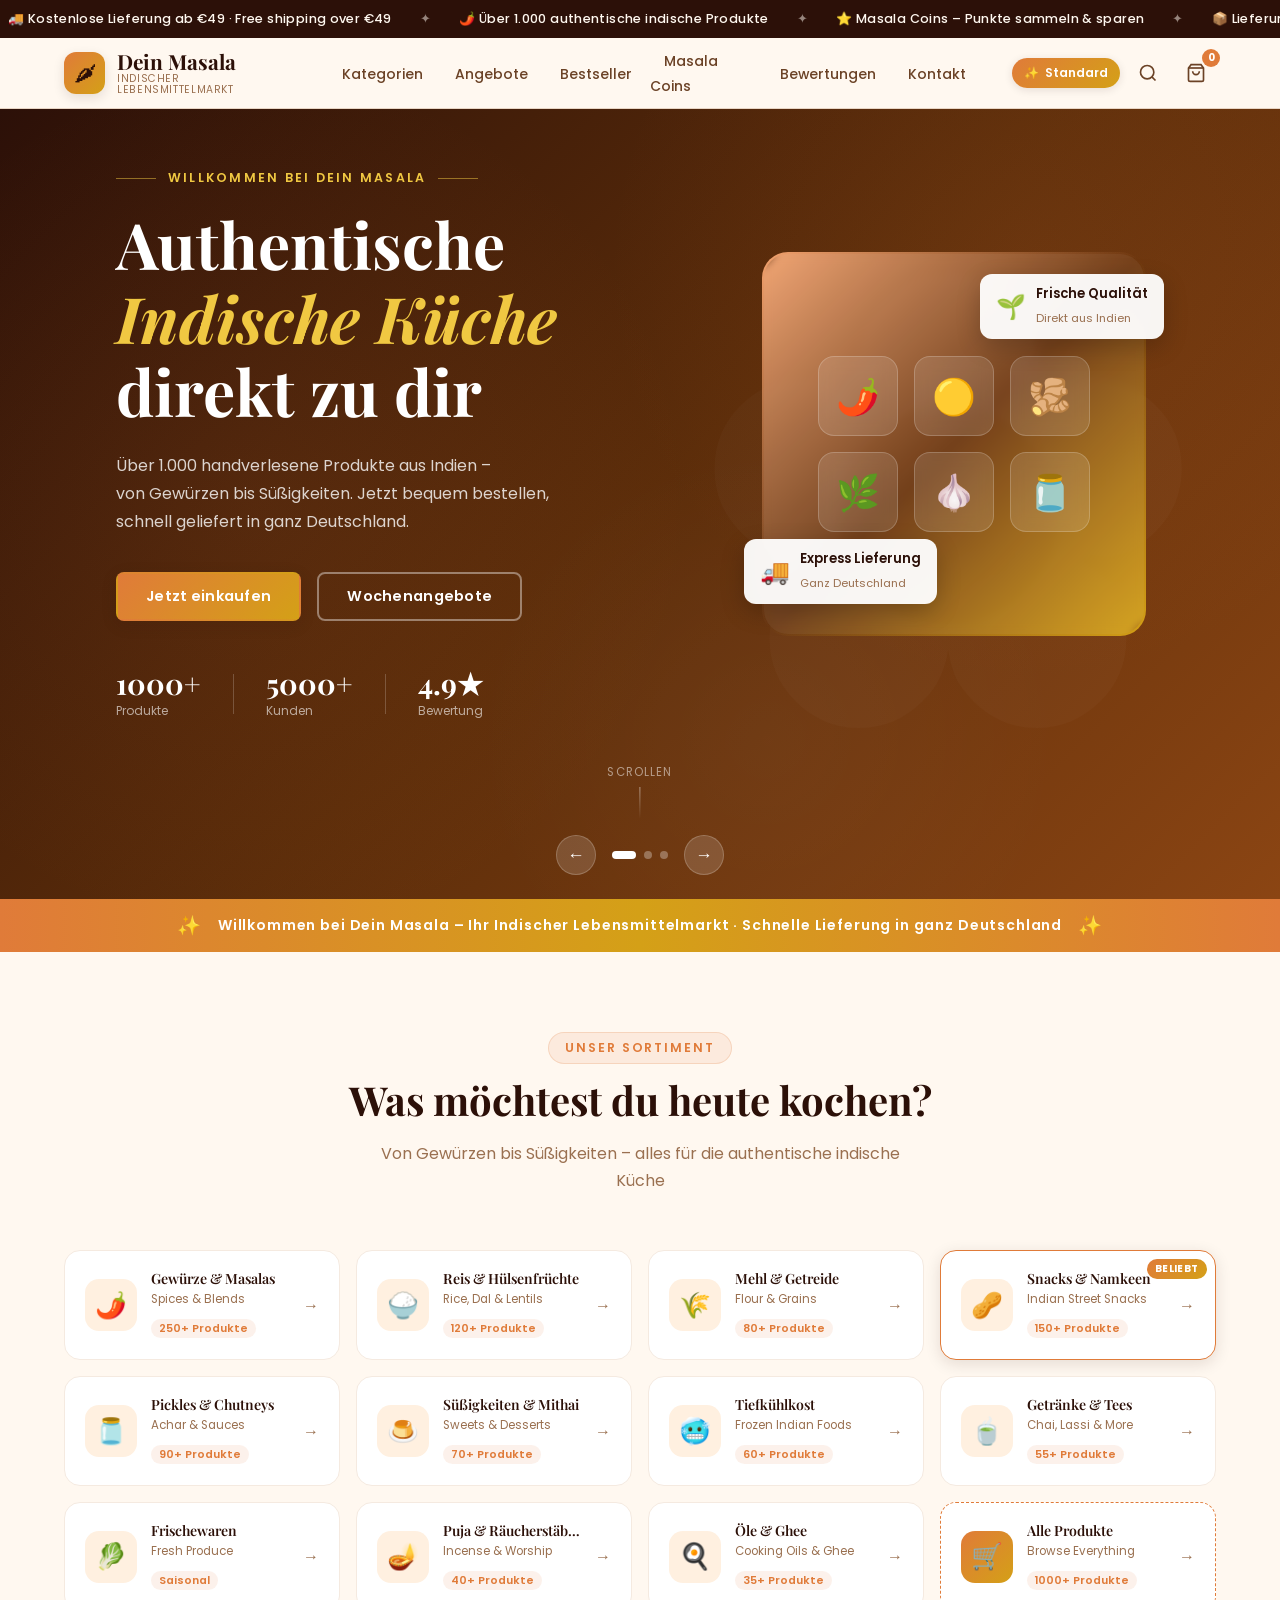
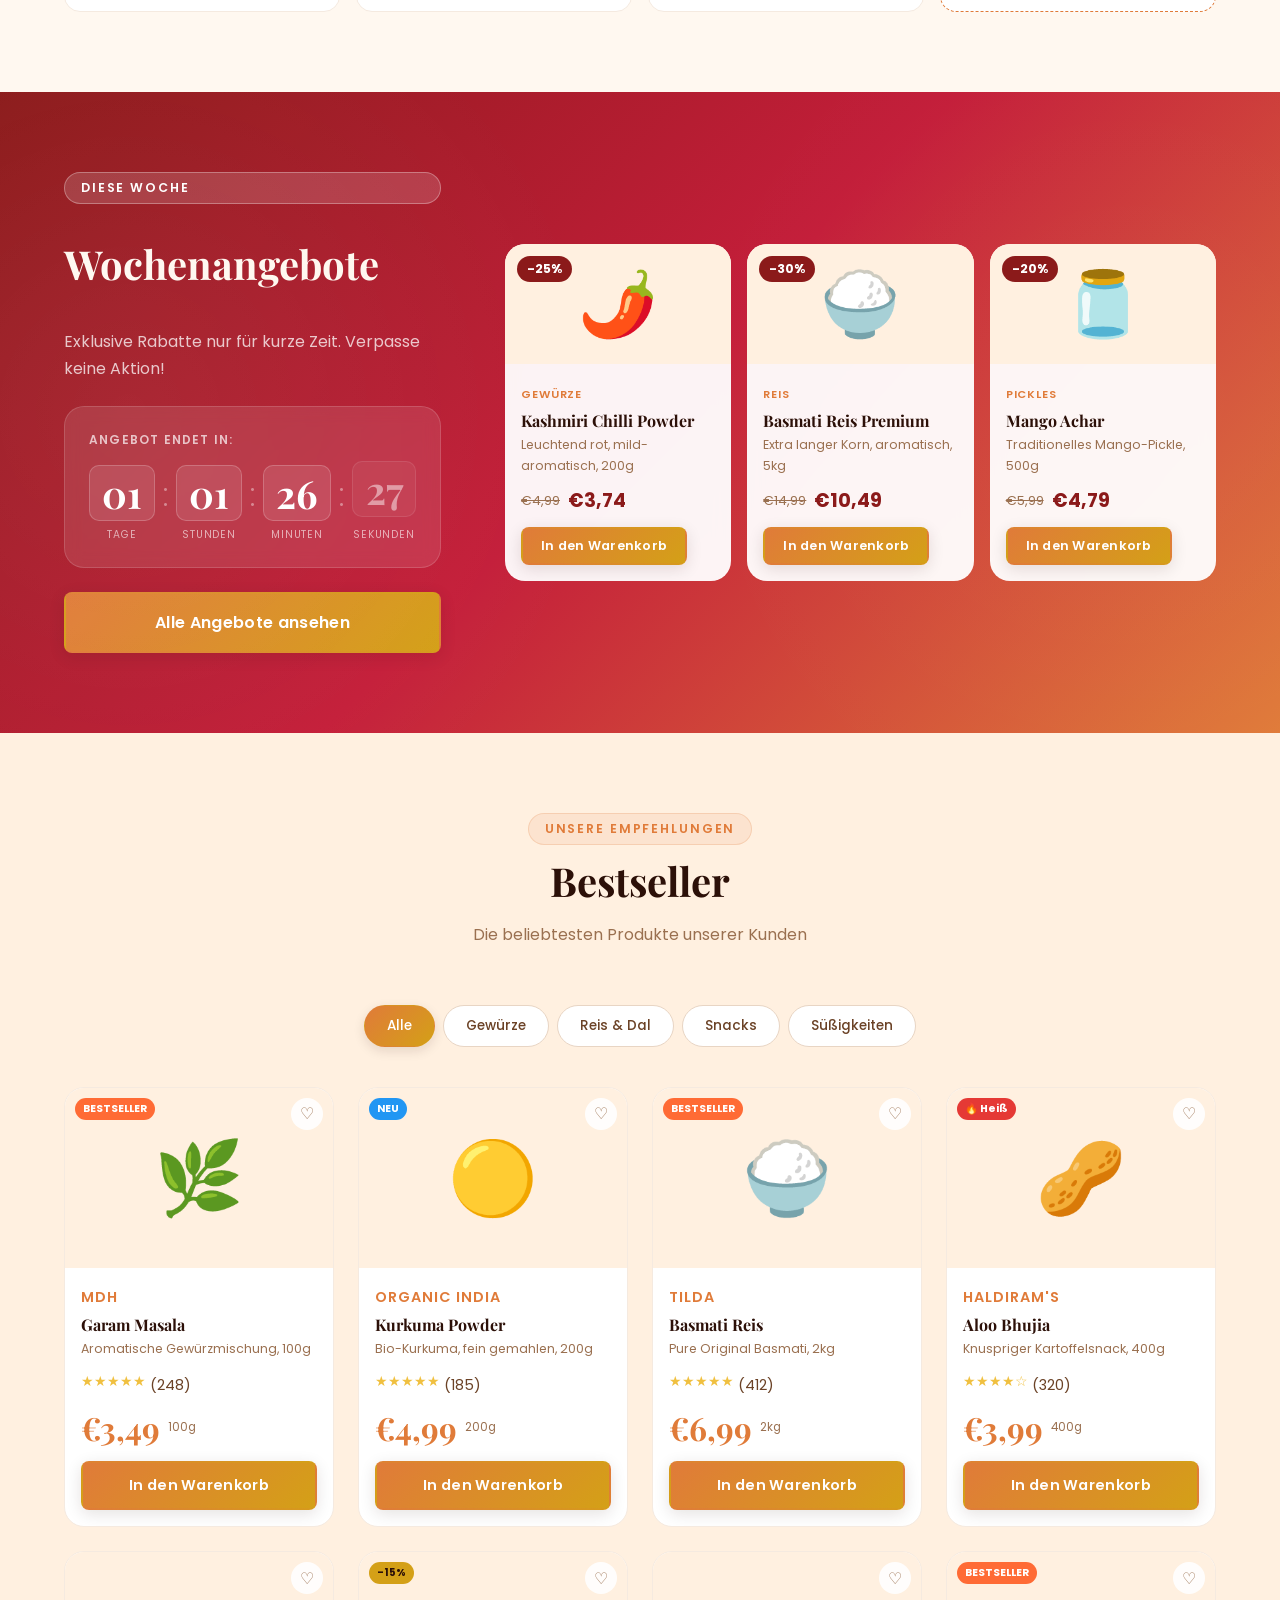
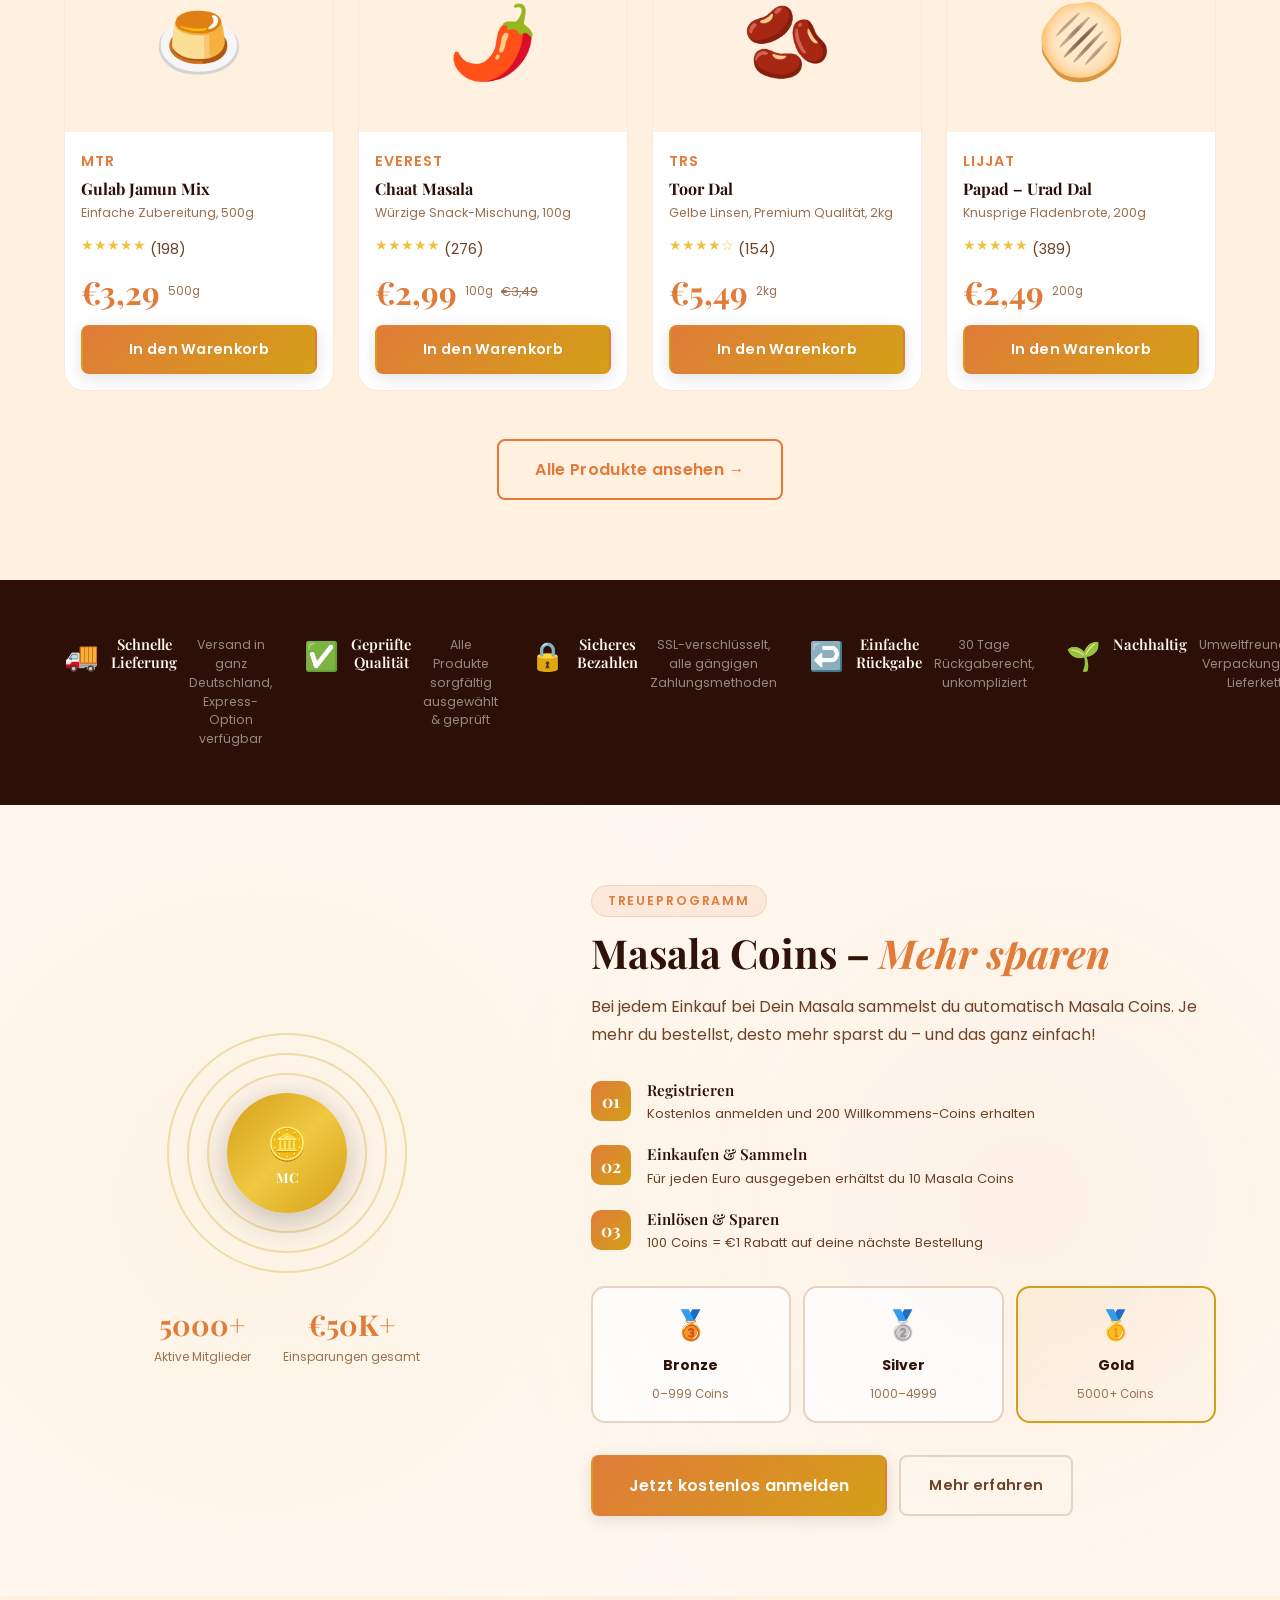
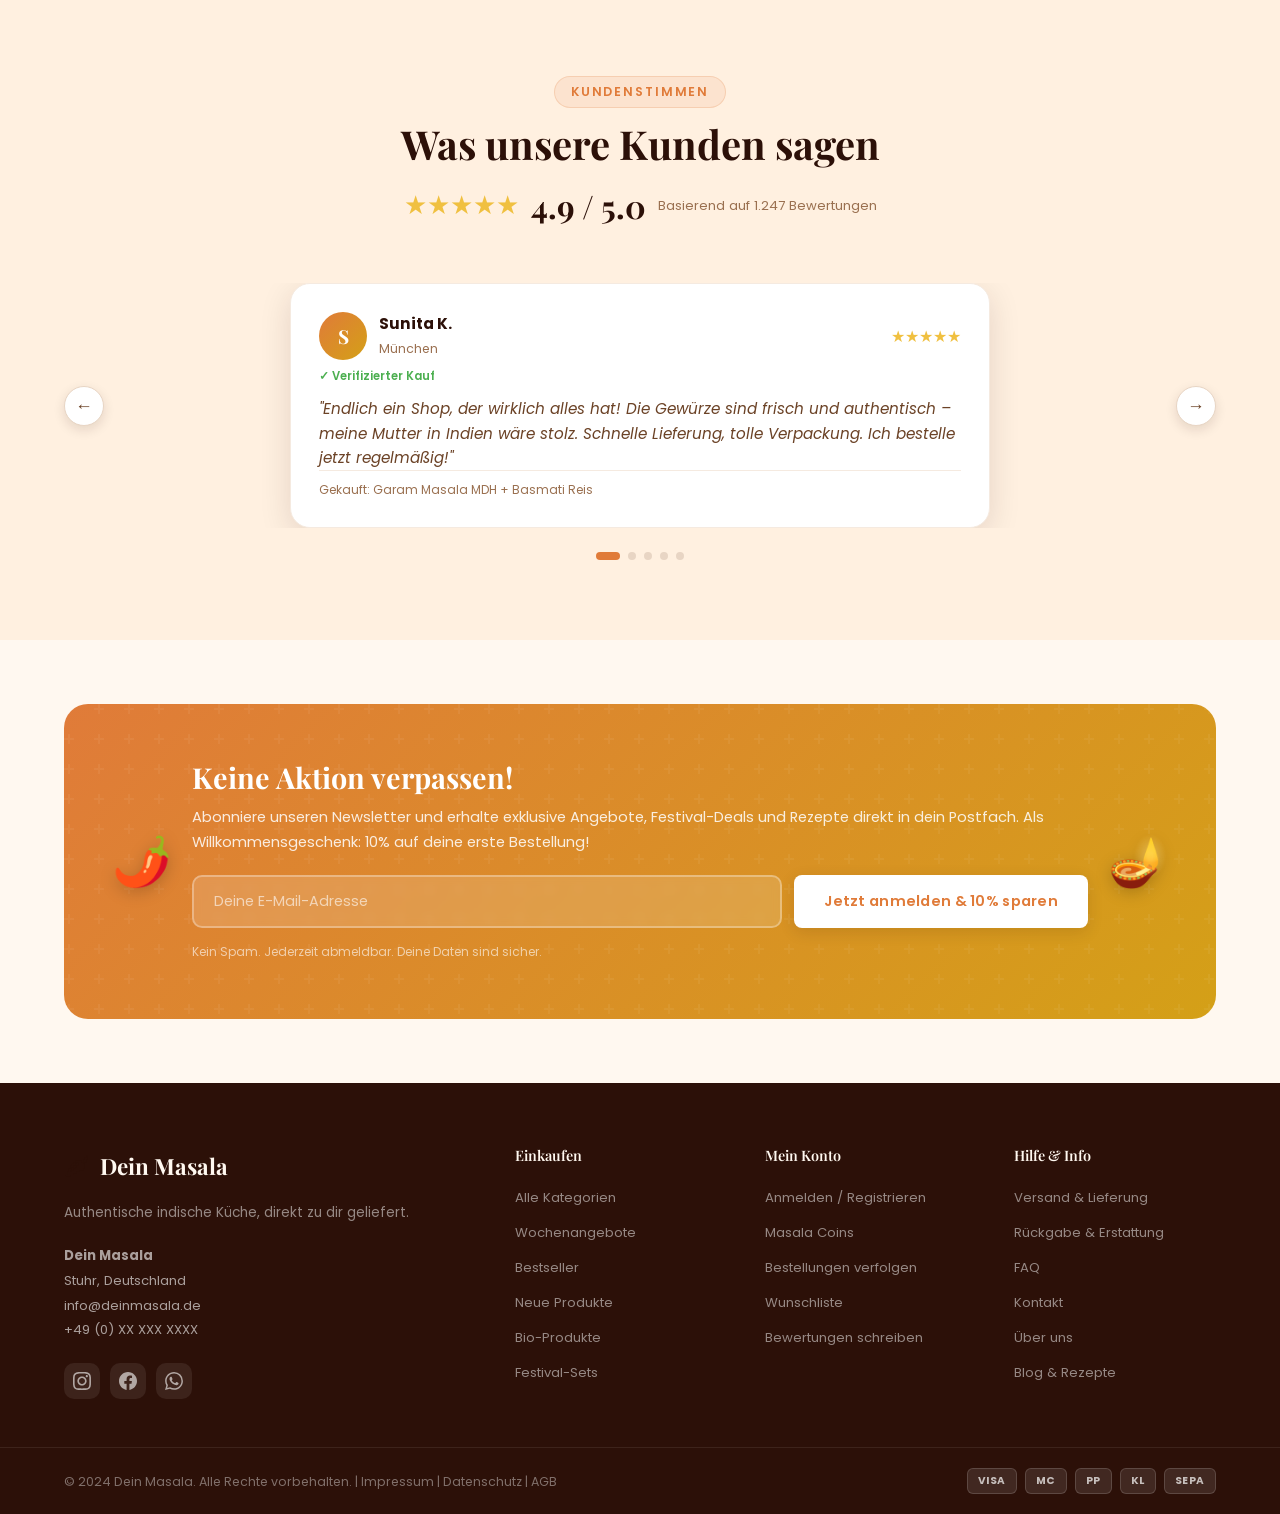
<file: index.html>
<!DOCTYPE html>
<html lang="de" data-theme="default">
<head>
  <meta charset="UTF-8" />
  <meta name="viewport" content="width=device-width, initial-scale=1.0" />
  <title>Dein Masala – Indischer Lebensmittelmarkt | Lieferung in ganz Deutschland</title>
  <meta name="description" content="Dein Masala in Stuhr – Ihr Online-Shop für authentische indische Lebensmittel, Gewürze, Reis, Linsen und mehr. Schnelle Lieferung in ganz Deutschland." />
  <link rel="preconnect" href="https://fonts.googleapis.com" />
  <link rel="preconnect" href="https://fonts.gstatic.com" crossorigin />
  <link href="https://fonts.googleapis.com/css2?family=Playfair+Display:ital,wght@0,400;0,700;1,400&family=Poppins:wght@300;400;500;600;700&display=swap" rel="stylesheet" />
  <link rel="stylesheet" href="styles.css" />
</head>
<body>

  <!-- ===================== ANNOUNCEMENT BAR ===================== -->
  <div class="announcement-bar" id="announcementBar">
    <div class="announcement-inner">
      <span class="ann-item">🚚 Kostenlose Lieferung ab €49 · Free shipping over €49</span>
      <span class="ann-divider">✦</span>
      <span class="ann-item">🌶️ Über 1.000 authentische indische Produkte</span>
      <span class="ann-divider">✦</span>
      <span class="ann-item">⭐ Masala Coins – Punkte sammeln &amp; sparen</span>
      <span class="ann-divider">✦</span>
      <span class="ann-item">📦 Lieferung in ganz Deutschland · Delivery across Germany</span>
    </div>
  </div>

  <!-- ===================== NAVIGATION ===================== -->
  <nav class="navbar" id="navbar">
    <div class="nav-container">
      <a href="#" class="nav-logo">
        <div class="logo-mark">
          <span class="logo-icon">🌶</span>
        </div>
        <div class="logo-text">
          <span class="logo-main">Dein Masala</span>
          <span class="logo-sub">Indischer Lebensmittelmarkt</span>
        </div>
      </a>

      <ul class="nav-links" id="navLinks">
        <li><a href="#categories">Kategorien</a></li>
        <li><a href="#deals">Angebote</a></li>
        <li><a href="#bestsellers">Bestseller</a></li>
        <li><a href="#loyalty">Masala Coins</a></li>
        <li><a href="#reviews">Bewertungen</a></li>
        <li><a href="#contact">Kontakt</a></li>
      </ul>

      <div class="nav-actions">
        <div class="theme-badge" id="themeBadge" title="Aktives Festival-Theme">
          <span class="theme-icon" id="themeIcon">✨</span>
          <span class="theme-name" id="themeNameNav">Standard</span>
        </div>
        <button class="nav-search-btn" aria-label="Suchen">
          <svg width="20" height="20" viewBox="0 0 24 24" fill="none" stroke="currentColor" stroke-width="2"><circle cx="11" cy="11" r="8"/><path d="m21 21-4.35-4.35"/></svg>
        </button>
        <button class="nav-cart-btn" aria-label="Warenkorb">
          <svg width="20" height="20" viewBox="0 0 24 24" fill="none" stroke="currentColor" stroke-width="2"><path d="M6 2 3 6v14a2 2 0 0 0 2 2h14a2 2 0 0 0 2-2V6l-3-4z"/><line x1="3" y1="6" x2="21" y2="6"/><path d="M16 10a4 4 0 0 1-8 0"/></svg>
          <span class="cart-count">0</span>
        </button>
        <button class="nav-hamburger" id="hamburger" aria-label="Menü öffnen">
          <span></span><span></span><span></span>
        </button>
      </div>
    </div>
  </nav>

  <!-- ===================== HERO SECTION ===================== -->
  <section class="hero" id="hero">
    <div class="hero-pattern"></div>
    <div class="hero-slides" id="heroSlides">

      <div class="hero-slide active" data-slide="0">
        <div class="hero-content">
          <div class="hero-eyebrow">
            <span class="eyebrow-line"></span>
            <span>Willkommen bei Dein Masala</span>
            <span class="eyebrow-line"></span>
          </div>
          <h1 class="hero-title">
            Authentische<br/>
            <em>Indische Küche</em><br/>
            direkt zu dir
          </h1>
          <p class="hero-subtitle">
            Über 1.000 handverlesene Produkte aus Indien –<br/>
            von Gewürzen bis Süßigkeiten. Jetzt bequem bestellen,<br/>
            schnell geliefert in ganz Deutschland.
          </p>
          <div class="hero-cta">
            <a href="#categories" class="btn btn-primary">Jetzt einkaufen</a>
            <a href="#deals" class="btn btn-outline">Wochenangebote</a>
          </div>
          <div class="hero-stats">
            <div class="stat"><span class="stat-num">1000+</span><span class="stat-label">Produkte</span></div>
            <div class="stat-divider"></div>
            <div class="stat"><span class="stat-num">5000+</span><span class="stat-label">Kunden</span></div>
            <div class="stat-divider"></div>
            <div class="stat"><span class="stat-num">4.9★</span><span class="stat-label">Bewertung</span></div>
          </div>
        </div>
        <div class="hero-visual">
          <div class="hero-image-frame">
            <div class="hero-spice-grid">
              <div class="spice-item s1">🌶️</div>
              <div class="spice-item s2">🟡</div>
              <div class="spice-item s3">🫚</div>
              <div class="spice-item s4">🌿</div>
              <div class="spice-item s5">🧄</div>
              <div class="spice-item s6">🫙</div>
            </div>
            <div class="hero-badge hero-badge-delivery">
              <span class="badge-icon">🚚</span>
              <div>
                <strong>Express Lieferung</strong>
                <small>Ganz Deutschland</small>
              </div>
            </div>
            <div class="hero-badge hero-badge-organic">
              <span class="badge-icon">🌱</span>
              <div>
                <strong>Frische Qualität</strong>
                <small>Direkt aus Indien</small>
              </div>
            </div>
          </div>
        </div>
      </div>

      <div class="hero-slide" data-slide="1">
        <div class="hero-content">
          <div class="hero-eyebrow">
            <span class="eyebrow-line"></span>
            <span>Wochenangebot</span>
            <span class="eyebrow-line"></span>
          </div>
          <h1 class="hero-title">
            Frische<br/>
            <em>Gewürze &amp; Masalas</em><br/>
            bis zu 30% günstiger
          </h1>
          <p class="hero-subtitle">
            Diese Woche: Spezielle Angebote auf unsere<br/>
            meistverkauften Gewürzmischungen und Masalas.<br/>
            Nur solange der Vorrat reicht!
          </p>
          <div class="hero-cta">
            <a href="#deals" class="btn btn-primary">Angebote ansehen</a>
            <a href="#bestsellers" class="btn btn-outline">Bestseller</a>
          </div>
        </div>
        <div class="hero-visual">
          <div class="hero-image-frame alt">
            <div class="promo-badge-large">SALE<br/>bis 30%</div>
          </div>
        </div>
      </div>

      <div class="hero-slide" data-slide="2">
        <div class="hero-content">
          <div class="hero-eyebrow">
            <span class="eyebrow-line"></span>
            <span>Masala Coins</span>
            <span class="eyebrow-line"></span>
          </div>
          <h1 class="hero-title">
            Punkte sammeln,<br/>
            <em>mehr sparen</em><br/>
            beim Einkaufen
          </h1>
          <p class="hero-subtitle">
            Mit jedem Einkauf Masala Coins verdienen<br/>
            und bei deiner nächsten Bestellung einlösen.<br/>
            Jetzt kostenlos registrieren!
          </p>
          <div class="hero-cta">
            <a href="#loyalty" class="btn btn-primary">Mehr erfahren</a>
            <a href="#" class="btn btn-outline">Registrieren</a>
          </div>
        </div>
        <div class="hero-visual">
          <div class="hero-image-frame coins">
            <div class="coin-display">🪙</div>
            <div class="hero-badge hero-badge-coins">
              <span class="badge-icon">🎁</span>
              <div>
                <strong>Bis zu 500 Coins</strong>
                <small>Zum Start geschenkt</small>
              </div>
            </div>
          </div>
        </div>
      </div>

    </div>

    <div class="hero-controls">
      <button class="hero-prev" id="heroPrev" aria-label="Vorheriger Slide">&#8592;</button>
      <div class="hero-dots" id="heroDots">
        <button class="hero-dot active" data-dot="0"></button>
        <button class="hero-dot" data-dot="1"></button>
        <button class="hero-dot" data-dot="2"></button>
      </div>
      <button class="hero-next" id="heroNext" aria-label="Nächster Slide">&#8594;</button>
    </div>

    <div class="hero-scroll-hint">
      <span>Scrollen</span>
      <div class="scroll-arrow"></div>
    </div>
  </section>

  <!-- ===================== FESTIVAL BANNER ===================== -->
  <div class="festival-banner" id="festivalBanner">
    <div class="festival-banner-inner">
      <span class="festival-icon" id="festivalBannerIcon">✨</span>
      <span class="festival-text" id="festivalBannerText">Willkommen bei Dein Masala – Ihr Indischer Lebensmittelmarkt</span>
      <span class="festival-icon" id="festivalBannerIcon2">✨</span>
    </div>
  </div>

  <!-- ===================== CATEGORIES ===================== -->
  <section class="section categories-section" id="categories">
    <div class="container">
      <div class="section-header">
        <div class="section-eyebrow">Unser Sortiment</div>
        <h2 class="section-title">Was möchtest du heute kochen?</h2>
        <p class="section-subtitle">Von Gewürzen bis Süßigkeiten – alles für die authentische indische Küche</p>
      </div>

      <div class="categories-grid">

        <div class="category-card" data-category="spices">
          <div class="cat-icon-wrap">
            <span class="cat-icon">🌶️</span>
          </div>
          <div class="cat-content">
            <h3>Gewürze &amp; Masalas</h3>
            <p>Spices &amp; Blends</p>
            <span class="cat-count">250+ Produkte</span>
          </div>
          <div class="cat-arrow">→</div>
          <div class="cat-hover-glow"></div>
        </div>

        <div class="category-card" data-category="rice">
          <div class="cat-icon-wrap">
            <span class="cat-icon">🍚</span>
          </div>
          <div class="cat-content">
            <h3>Reis &amp; Hülsenfrüchte</h3>
            <p>Rice, Dal &amp; Lentils</p>
            <span class="cat-count">120+ Produkte</span>
          </div>
          <div class="cat-arrow">→</div>
          <div class="cat-hover-glow"></div>
        </div>

        <div class="category-card" data-category="flour">
          <div class="cat-icon-wrap">
            <span class="cat-icon">🌾</span>
          </div>
          <div class="cat-content">
            <h3>Mehl &amp; Getreide</h3>
            <p>Flour &amp; Grains</p>
            <span class="cat-count">80+ Produkte</span>
          </div>
          <div class="cat-arrow">→</div>
          <div class="cat-hover-glow"></div>
        </div>

        <div class="category-card featured-cat" data-category="snacks">
          <div class="cat-badge">Beliebt</div>
          <div class="cat-icon-wrap">
            <span class="cat-icon">🥜</span>
          </div>
          <div class="cat-content">
            <h3>Snacks &amp; Namkeen</h3>
            <p>Indian Street Snacks</p>
            <span class="cat-count">150+ Produkte</span>
          </div>
          <div class="cat-arrow">→</div>
          <div class="cat-hover-glow"></div>
        </div>

        <div class="category-card" data-category="pickles">
          <div class="cat-icon-wrap">
            <span class="cat-icon">🫙</span>
          </div>
          <div class="cat-content">
            <h3>Pickles &amp; Chutneys</h3>
            <p>Achar &amp; Sauces</p>
            <span class="cat-count">90+ Produkte</span>
          </div>
          <div class="cat-arrow">→</div>
          <div class="cat-hover-glow"></div>
        </div>

        <div class="category-card" data-category="sweets">
          <div class="cat-icon-wrap">
            <span class="cat-icon">🍮</span>
          </div>
          <div class="cat-content">
            <h3>Süßigkeiten &amp; Mithai</h3>
            <p>Sweets &amp; Desserts</p>
            <span class="cat-count">70+ Produkte</span>
          </div>
          <div class="cat-arrow">→</div>
          <div class="cat-hover-glow"></div>
        </div>

        <div class="category-card" data-category="frozen">
          <div class="cat-icon-wrap">
            <span class="cat-icon">🥶</span>
          </div>
          <div class="cat-content">
            <h3>Tiefkühlkost</h3>
            <p>Frozen Indian Foods</p>
            <span class="cat-count">60+ Produkte</span>
          </div>
          <div class="cat-arrow">→</div>
          <div class="cat-hover-glow"></div>
        </div>

        <div class="category-card" data-category="beverages">
          <div class="cat-icon-wrap">
            <span class="cat-icon">🍵</span>
          </div>
          <div class="cat-content">
            <h3>Getränke &amp; Tees</h3>
            <p>Chai, Lassi &amp; More</p>
            <span class="cat-count">55+ Produkte</span>
          </div>
          <div class="cat-arrow">→</div>
          <div class="cat-hover-glow"></div>
        </div>

        <div class="category-card" data-category="fresh">
          <div class="cat-icon-wrap">
            <span class="cat-icon">🥬</span>
          </div>
          <div class="cat-content">
            <h3>Frischewaren</h3>
            <p>Fresh Produce</p>
            <span class="cat-count">Saisonal</span>
          </div>
          <div class="cat-arrow">→</div>
          <div class="cat-hover-glow"></div>
        </div>

        <div class="category-card" data-category="puja">
          <div class="cat-icon-wrap">
            <span class="cat-icon">🪔</span>
          </div>
          <div class="cat-content">
            <h3>Puja &amp; Räucherstäbchen</h3>
            <p>Incense &amp; Worship</p>
            <span class="cat-count">40+ Produkte</span>
          </div>
          <div class="cat-arrow">→</div>
          <div class="cat-hover-glow"></div>
        </div>

        <div class="category-card" data-category="cooking">
          <div class="cat-icon-wrap">
            <span class="cat-icon">🍳</span>
          </div>
          <div class="cat-content">
            <h3>Öle &amp; Ghee</h3>
            <p>Cooking Oils &amp; Ghee</p>
            <span class="cat-count">35+ Produkte</span>
          </div>
          <div class="cat-arrow">→</div>
          <div class="cat-hover-glow"></div>
        </div>

        <div class="category-card category-all" data-category="all">
          <div class="cat-icon-wrap">
            <span class="cat-icon">🛒</span>
          </div>
          <div class="cat-content">
            <h3>Alle Produkte</h3>
            <p>Browse Everything</p>
            <span class="cat-count">1000+ Produkte</span>
          </div>
          <div class="cat-arrow">→</div>
          <div class="cat-hover-glow"></div>
        </div>

      </div>
    </div>
  </section>

  <!-- ===================== WEEKLY DEALS ===================== -->
  <section class="section deals-section" id="deals">
    <div class="deals-bg-pattern"></div>
    <div class="container">
      <div class="deals-layout">

        <div class="deals-header-col">
          <div class="section-eyebrow light">Diese Woche</div>
          <h2 class="section-title light">Wochenangebote</h2>
          <p class="section-subtitle light">Exklusive Rabatte nur für kurze Zeit. Verpasse keine Aktion!</p>

          <div class="countdown-widget">
            <div class="countdown-label">Angebot endet in:</div>
            <div class="countdown-timer" id="countdownTimer">
              <div class="countdown-unit">
                <span class="countdown-num" id="countDays">00</span>
                <span class="countdown-lbl">Tage</span>
              </div>
              <div class="countdown-sep">:</div>
              <div class="countdown-unit">
                <span class="countdown-num" id="countHours">00</span>
                <span class="countdown-lbl">Stunden</span>
              </div>
              <div class="countdown-sep">:</div>
              <div class="countdown-unit">
                <span class="countdown-num" id="countMins">00</span>
                <span class="countdown-lbl">Minuten</span>
              </div>
              <div class="countdown-sep">:</div>
              <div class="countdown-unit">
                <span class="countdown-num" id="countSecs">00</span>
                <span class="countdown-lbl">Sekunden</span>
              </div>
            </div>
          </div>

          <a href="#bestsellers" class="btn btn-primary btn-lg">Alle Angebote ansehen</a>
        </div>

        <div class="deals-cards-col">

          <div class="deal-card">
            <div class="deal-badge">-25%</div>
            <div class="deal-img">
              <span class="deal-emoji">🌶️</span>
            </div>
            <div class="deal-info">
              <span class="deal-category">Gewürze</span>
              <h3>Kashmiri Chilli Powder</h3>
              <p>Leuchtend rot, mild-aromatisch, 200g</p>
              <div class="deal-price">
                <span class="price-old">€4,99</span>
                <span class="price-new">€3,74</span>
              </div>
              <!-- Shopify Buy Button will be embedded here -->
              <div class="shopify-btn-placeholder" data-product="kashmiri-chilli">
                <button class="btn btn-primary btn-sm">In den Warenkorb</button>
              </div>
            </div>
          </div>

          <div class="deal-card">
            <div class="deal-badge">-30%</div>
            <div class="deal-img">
              <span class="deal-emoji">🍚</span>
            </div>
            <div class="deal-info">
              <span class="deal-category">Reis</span>
              <h3>Basmati Reis Premium</h3>
              <p>Extra langer Korn, aromatisch, 5kg</p>
              <div class="deal-price">
                <span class="price-old">€14,99</span>
                <span class="price-new">€10,49</span>
              </div>
              <div class="shopify-btn-placeholder" data-product="basmati-5kg">
                <button class="btn btn-primary btn-sm">In den Warenkorb</button>
              </div>
            </div>
          </div>

          <div class="deal-card">
            <div class="deal-badge">-20%</div>
            <div class="deal-img">
              <span class="deal-emoji">🫙</span>
            </div>
            <div class="deal-info">
              <span class="deal-category">Pickles</span>
              <h3>Mango Achar</h3>
              <p>Traditionelles Mango-Pickle, 500g</p>
              <div class="deal-price">
                <span class="price-old">€5,99</span>
                <span class="price-new">€4,79</span>
              </div>
              <div class="shopify-btn-placeholder" data-product="mango-achar">
                <button class="btn btn-primary btn-sm">In den Warenkorb</button>
              </div>
            </div>
          </div>

        </div>

      </div>
    </div>
  </section>

  <!-- ===================== BESTSELLERS ===================== -->
  <section class="section bestsellers-section" id="bestsellers">
    <div class="container">
      <div class="section-header">
        <div class="section-eyebrow">Unsere Empfehlungen</div>
        <h2 class="section-title">Bestseller</h2>
        <p class="section-subtitle">Die beliebtesten Produkte unserer Kunden</p>
      </div>

      <div class="product-filter-tabs" id="productFilterTabs">
        <button class="filter-tab active" data-filter="all">Alle</button>
        <button class="filter-tab" data-filter="spices">Gewürze</button>
        <button class="filter-tab" data-filter="rice">Reis &amp; Dal</button>
        <button class="filter-tab" data-filter="snacks">Snacks</button>
        <button class="filter-tab" data-filter="sweets">Süßigkeiten</button>
      </div>

      <div class="products-grid" id="productsGrid">

        <!-- Product Card 1 -->
        <div class="product-card" data-category="spices">
          <div class="product-img-wrap">
            <span class="product-emoji">🌿</span>
            <div class="product-badges">
              <span class="badge-bestseller">Bestseller</span>
            </div>
            <button class="product-wishlist" aria-label="Merken">♡</button>
          </div>
          <div class="product-info">
            <span class="product-brand">MDH</span>
            <h3 class="product-name">Garam Masala</h3>
            <p class="product-desc">Aromatische Gewürzmischung, 100g</p>
            <div class="product-rating">
              <span class="stars">★★★★★</span>
              <span class="rating-count">(248)</span>
            </div>
            <div class="product-price-row">
              <span class="product-price">€3,49</span>
              <span class="product-unit">100g</span>
            </div>
            <!-- Shopify Buy Button Embed Placeholder -->
            <div class="shopify-embed-placeholder" data-product-id="garam-masala-mdh">
              <button class="btn btn-primary btn-full">In den Warenkorb</button>
            </div>
          </div>
        </div>

        <!-- Product Card 2 -->
        <div class="product-card" data-category="spices">
          <div class="product-img-wrap">
            <span class="product-emoji">🟡</span>
            <div class="product-badges">
              <span class="badge-new">Neu</span>
            </div>
            <button class="product-wishlist" aria-label="Merken">♡</button>
          </div>
          <div class="product-info">
            <span class="product-brand">Organic India</span>
            <h3 class="product-name">Kurkuma Powder</h3>
            <p class="product-desc">Bio-Kurkuma, fein gemahlen, 200g</p>
            <div class="product-rating">
              <span class="stars">★★★★★</span>
              <span class="rating-count">(185)</span>
            </div>
            <div class="product-price-row">
              <span class="product-price">€4,99</span>
              <span class="product-unit">200g</span>
            </div>
            <div class="shopify-embed-placeholder" data-product-id="kurkuma-powder">
              <button class="btn btn-primary btn-full">In den Warenkorb</button>
            </div>
          </div>
        </div>

        <!-- Product Card 3 -->
        <div class="product-card" data-category="rice">
          <div class="product-img-wrap">
            <span class="product-emoji">🍚</span>
            <div class="product-badges">
              <span class="badge-bestseller">Bestseller</span>
            </div>
            <button class="product-wishlist" aria-label="Merken">♡</button>
          </div>
          <div class="product-info">
            <span class="product-brand">Tilda</span>
            <h3 class="product-name">Basmati Reis</h3>
            <p class="product-desc">Pure Original Basmati, 2kg</p>
            <div class="product-rating">
              <span class="stars">★★★★★</span>
              <span class="rating-count">(412)</span>
            </div>
            <div class="product-price-row">
              <span class="product-price">€6,99</span>
              <span class="product-unit">2kg</span>
            </div>
            <div class="shopify-embed-placeholder" data-product-id="tilda-basmati-2kg">
              <button class="btn btn-primary btn-full">In den Warenkorb</button>
            </div>
          </div>
        </div>

        <!-- Product Card 4 -->
        <div class="product-card" data-category="snacks">
          <div class="product-img-wrap">
            <span class="product-emoji">🥜</span>
            <div class="product-badges">
              <span class="badge-hot">🔥 Heiß</span>
            </div>
            <button class="product-wishlist" aria-label="Merken">♡</button>
          </div>
          <div class="product-info">
            <span class="product-brand">Haldiram's</span>
            <h3 class="product-name">Aloo Bhujia</h3>
            <p class="product-desc">Knuspriger Kartoffelsnack, 400g</p>
            <div class="product-rating">
              <span class="stars">★★★★☆</span>
              <span class="rating-count">(320)</span>
            </div>
            <div class="product-price-row">
              <span class="product-price">€3,99</span>
              <span class="product-unit">400g</span>
            </div>
            <div class="shopify-embed-placeholder" data-product-id="haldirams-aloo-bhujia">
              <button class="btn btn-primary btn-full">In den Warenkorb</button>
            </div>
          </div>
        </div>

        <!-- Product Card 5 -->
        <div class="product-card" data-category="sweets">
          <div class="product-img-wrap">
            <span class="product-emoji">🍮</span>
            <button class="product-wishlist" aria-label="Merken">♡</button>
          </div>
          <div class="product-info">
            <span class="product-brand">MTR</span>
            <h3 class="product-name">Gulab Jamun Mix</h3>
            <p class="product-desc">Einfache Zubereitung, 500g</p>
            <div class="product-rating">
              <span class="stars">★★★★★</span>
              <span class="rating-count">(198)</span>
            </div>
            <div class="product-price-row">
              <span class="product-price">€3,29</span>
              <span class="product-unit">500g</span>
            </div>
            <div class="shopify-embed-placeholder" data-product-id="mtr-gulab-jamun">
              <button class="btn btn-primary btn-full">In den Warenkorb</button>
            </div>
          </div>
        </div>

        <!-- Product Card 6 -->
        <div class="product-card" data-category="spices">
          <div class="product-img-wrap">
            <span class="product-emoji">🌶️</span>
            <div class="product-badges">
              <span class="badge-sale">-15%</span>
            </div>
            <button class="product-wishlist" aria-label="Merken">♡</button>
          </div>
          <div class="product-info">
            <span class="product-brand">Everest</span>
            <h3 class="product-name">Chaat Masala</h3>
            <p class="product-desc">Würzige Snack-Mischung, 100g</p>
            <div class="product-rating">
              <span class="stars">★★★★★</span>
              <span class="rating-count">(276)</span>
            </div>
            <div class="product-price-row">
              <span class="product-price">€2,99</span>
              <span class="product-unit">100g</span>
              <span class="price-was">€3,49</span>
            </div>
            <div class="shopify-embed-placeholder" data-product-id="everest-chaat-masala">
              <button class="btn btn-primary btn-full">In den Warenkorb</button>
            </div>
          </div>
        </div>

        <!-- Product Card 7 -->
        <div class="product-card" data-category="rice">
          <div class="product-img-wrap">
            <span class="product-emoji">🫘</span>
            <button class="product-wishlist" aria-label="Merken">♡</button>
          </div>
          <div class="product-info">
            <span class="product-brand">TRS</span>
            <h3 class="product-name">Toor Dal</h3>
            <p class="product-desc">Gelbe Linsen, Premium Qualität, 2kg</p>
            <div class="product-rating">
              <span class="stars">★★★★☆</span>
              <span class="rating-count">(154)</span>
            </div>
            <div class="product-price-row">
              <span class="product-price">€5,49</span>
              <span class="product-unit">2kg</span>
            </div>
            <div class="shopify-embed-placeholder" data-product-id="trs-toor-dal">
              <button class="btn btn-primary btn-full">In den Warenkorb</button>
            </div>
          </div>
        </div>

        <!-- Product Card 8 -->
        <div class="product-card" data-category="snacks">
          <div class="product-img-wrap">
            <span class="product-emoji">🫓</span>
            <div class="product-badges">
              <span class="badge-bestseller">Bestseller</span>
            </div>
            <button class="product-wishlist" aria-label="Merken">♡</button>
          </div>
          <div class="product-info">
            <span class="product-brand">Lijjat</span>
            <h3 class="product-name">Papad – Urad Dal</h3>
            <p class="product-desc">Knusprige Fladenbrote, 200g</p>
            <div class="product-rating">
              <span class="stars">★★★★★</span>
              <span class="rating-count">(389)</span>
            </div>
            <div class="product-price-row">
              <span class="product-price">€2,49</span>
              <span class="product-unit">200g</span>
            </div>
            <div class="shopify-embed-placeholder" data-product-id="lijjat-papad">
              <button class="btn btn-primary btn-full">In den Warenkorb</button>
            </div>
          </div>
        </div>

      </div>

      <div class="products-load-more">
        <a href="#" class="btn btn-outline btn-lg">Alle Produkte ansehen →</a>
      </div>
    </div>
  </section>

  <!-- ===================== TRUST SECTION ===================== -->
  <section class="trust-section">
    <div class="container">
      <div class="trust-grid">
        <div class="trust-item">
          <div class="trust-icon">🚚</div>
          <h4>Schnelle Lieferung</h4>
          <p>Versand in ganz Deutschland, Express-Option verfügbar</p>
        </div>
        <div class="trust-item">
          <div class="trust-icon">✅</div>
          <h4>Geprüfte Qualität</h4>
          <p>Alle Produkte sorgfältig ausgewählt &amp; geprüft</p>
        </div>
        <div class="trust-item">
          <div class="trust-icon">🔒</div>
          <h4>Sicheres Bezahlen</h4>
          <p>SSL-verschlüsselt, alle gängigen Zahlungsmethoden</p>
        </div>
        <div class="trust-item">
          <div class="trust-icon">↩️</div>
          <h4>Einfache Rückgabe</h4>
          <p>30 Tage Rückgaberecht, unkompliziert</p>
        </div>
        <div class="trust-item">
          <div class="trust-icon">🌱</div>
          <h4>Nachhaltig</h4>
          <p>Umweltfreundliche Verpackung, faire Lieferkette</p>
        </div>
      </div>
    </div>
  </section>

  <!-- ===================== MASALA COINS ===================== -->
  <section class="section loyalty-section" id="loyalty">
    <div class="loyalty-bg-decor"></div>
    <div class="container">
      <div class="loyalty-layout">

        <div class="loyalty-visual">
          <div class="loyalty-coin-showcase">
            <div class="coin-ring outer"></div>
            <div class="coin-ring middle"></div>
            <div class="coin-ring inner"></div>
            <div class="coin-center">
              <span class="coin-symbol">🪙</span>
              <span class="coin-text">MC</span>
            </div>
          </div>
          <div class="loyalty-stats-mini">
            <div class="mini-stat">
              <span class="mini-num">5000+</span>
              <span class="mini-label">Aktive Mitglieder</span>
            </div>
            <div class="mini-stat">
              <span class="mini-num">€50K+</span>
              <span class="mini-label">Einsparungen gesamt</span>
            </div>
          </div>
        </div>

        <div class="loyalty-content">
          <div class="section-eyebrow">Treueprogramm</div>
          <h2 class="section-title">Masala Coins – <em>Mehr sparen</em></h2>
          <p class="loyalty-desc">
            Bei jedem Einkauf bei Dein Masala sammelst du automatisch Masala Coins.
            Je mehr du bestellst, desto mehr sparst du – und das ganz einfach!
          </p>

          <div class="loyalty-steps">
            <div class="loyalty-step">
              <div class="step-num">01</div>
              <div class="step-content">
                <h4>Registrieren</h4>
                <p>Kostenlos anmelden und 200 Willkommens-Coins erhalten</p>
              </div>
            </div>
            <div class="loyalty-step">
              <div class="step-num">02</div>
              <div class="step-content">
                <h4>Einkaufen &amp; Sammeln</h4>
                <p>Für jeden Euro ausgegeben erhältst du 10 Masala Coins</p>
              </div>
            </div>
            <div class="loyalty-step">
              <div class="step-num">03</div>
              <div class="step-content">
                <h4>Einlösen &amp; Sparen</h4>
                <p>100 Coins = €1 Rabatt auf deine nächste Bestellung</p>
              </div>
            </div>
          </div>

          <div class="loyalty-tiers">
            <div class="tier-card bronze">
              <span class="tier-icon">🥉</span>
              <span class="tier-name">Bronze</span>
              <span class="tier-range">0–999 Coins</span>
            </div>
            <div class="tier-card silver">
              <span class="tier-icon">🥈</span>
              <span class="tier-name">Silver</span>
              <span class="tier-range">1000–4999</span>
            </div>
            <div class="tier-card gold">
              <span class="tier-icon">🥇</span>
              <span class="tier-name">Gold</span>
              <span class="tier-range">5000+ Coins</span>
            </div>
          </div>

          <div class="loyalty-cta">
            <a href="#" class="btn btn-primary btn-lg">Jetzt kostenlos anmelden</a>
            <a href="#" class="btn btn-ghost">Mehr erfahren</a>
          </div>
        </div>

      </div>
    </div>
  </section>

  <!-- ===================== REVIEWS ===================== -->
  <section class="section reviews-section" id="reviews">
    <div class="container">
      <div class="section-header">
        <div class="section-eyebrow">Kundenstimmen</div>
        <h2 class="section-title">Was unsere Kunden sagen</h2>
        <div class="overall-rating">
          <span class="big-stars">★★★★★</span>
          <span class="big-rating">4.9 / 5.0</span>
          <span class="total-reviews">Basierend auf 1.247 Bewertungen</span>
        </div>
      </div>

      <div class="reviews-carousel-wrap">
        <button class="review-nav prev" id="reviewPrev" aria-label="Vorherige Bewertung">&#8592;</button>
        <div class="reviews-carousel" id="reviewsCarousel">

          <div class="review-card active">
            <div class="review-header">
              <div class="reviewer-avatar">S</div>
              <div class="reviewer-info">
                <strong>Sunita K.</strong>
                <span>München</span>
              </div>
              <div class="review-stars">★★★★★</div>
            </div>
            <div class="review-verified">✓ Verifizierter Kauf</div>
            <p class="review-text">"Endlich ein Shop, der wirklich alles hat! Die Gewürze sind frisch und authentisch – meine Mutter in Indien wäre stolz. Schnelle Lieferung, tolle Verpackung. Ich bestelle jetzt regelmäßig!"</p>
            <div class="review-product">Gekauft: Garam Masala MDH + Basmati Reis</div>
          </div>

          <div class="review-card">
            <div class="review-header">
              <div class="reviewer-avatar r2">R</div>
              <div class="reviewer-info">
                <strong>Raj &amp; Priya M.</strong>
                <span>Hamburg</span>
              </div>
              <div class="review-stars">★★★★★</div>
            </div>
            <div class="review-verified">✓ Verifizierter Kauf</div>
            <p class="review-text">"Wir kochen täglich indisch und Dein Masala ist unser Lieblingsshop geworden. Besonders die Masala Coins lieben wir – man spart wirklich! Toller Kundenservice auch."</p>
            <div class="review-product">Treue-Mitglied seit 2 Jahren</div>
          </div>

          <div class="review-card">
            <div class="review-header">
              <div class="reviewer-avatar r3">A</div>
              <div class="reviewer-info">
                <strong>Anke W.</strong>
                <span>Berlin</span>
              </div>
              <div class="review-stars">★★★★★</div>
            </div>
            <div class="review-verified">✓ Verifizierter Kauf</div>
            <p class="review-text">"Als Deutsche liebe ich indisches Essen und koche es selbst. Hier finde ich Produkte, die ich nirgendwo sonst bekomme. Die Website ist übersichtlich, Lieferung super schnell – 10/10!"</p>
            <div class="review-product">Gekauft: Haldiram's Snacks + Chai Masala</div>
          </div>

          <div class="review-card">
            <div class="review-header">
              <div class="reviewer-avatar r4">V</div>
              <div class="reviewer-info">
                <strong>Vikram P.</strong>
                <span>Frankfurt</span>
              </div>
              <div class="review-stars">★★★★★</div>
            </div>
            <div class="review-verified">✓ Verifizierter Kauf</div>
            <p class="review-text">"Die Qualität der Produkte ist ausgezeichnet – genau wie ich es von zuhause kenne. Besonders die frischen Gewürze machen den Unterschied. Diwali-Angebote waren fantastisch!"</p>
            <div class="review-product">Gekauft: Puja-Set + Süßigkeiten-Paket</div>
          </div>

          <div class="review-card">
            <div class="review-header">
              <div class="reviewer-avatar r5">M</div>
              <div class="reviewer-info">
                <strong>Meera S.</strong>
                <span>Köln</span>
              </div>
              <div class="review-stars">★★★★★</div>
            </div>
            <div class="review-verified">✓ Verifizierter Kauf</div>
            <p class="review-text">"Ich bin so froh, diesen Shop gefunden zu haben. Besonders das Puja-Sortiment ist toll – alles was man für Festivals braucht. Lieferung kam sogar einen Tag früher. Sehr empfehlenswert!"</p>
            <div class="review-product">Gekauft: Agarbatti + Festival-Set</div>
          </div>

        </div>
        <button class="review-nav next" id="reviewNext" aria-label="Nächste Bewertung">&#8594;</button>
      </div>

      <div class="review-dots" id="reviewDots">
        <button class="rdot active" data-rdot="0"></button>
        <button class="rdot" data-rdot="1"></button>
        <button class="rdot" data-rdot="2"></button>
        <button class="rdot" data-rdot="3"></button>
        <button class="rdot" data-rdot="4"></button>
      </div>

    </div>
  </section>

  <!-- ===================== NEWSLETTER ===================== -->
  <section class="newsletter-section">
    <div class="container">
      <div class="newsletter-card">
        <div class="newsletter-decor">🌶️</div>
        <div class="newsletter-content">
          <h3>Keine Aktion verpassen!</h3>
          <p>Abonniere unseren Newsletter und erhalte exklusive Angebote, Festival-Deals und Rezepte direkt in dein Postfach. Als Willkommensgeschenk: 10% auf deine erste Bestellung!</p>
          <form class="newsletter-form" id="newsletterForm">
            <input type="email" placeholder="Deine E-Mail-Adresse" class="newsletter-input" required />
            <button type="submit" class="btn btn-primary">Jetzt anmelden &amp; 10% sparen</button>
          </form>
          <small>Kein Spam. Jederzeit abmeldbar. Deine Daten sind sicher.</small>
        </div>
        <div class="newsletter-decor right">🪔</div>
      </div>
    </div>
  </section>

  <!-- ===================== FOOTER ===================== -->
  <footer class="footer" id="contact">
    <div class="footer-top">
      <div class="container">
        <div class="footer-grid">

          <div class="footer-brand">
            <a href="#" class="footer-logo">
              <span class="logo-icon">🌶</span>
              <span class="logo-main">Dein Masala</span>
            </a>
            <p class="footer-tagline">Authentische indische Küche, direkt zu dir geliefert.</p>
            <address class="footer-address">
              <strong>Dein Masala</strong><br/>
              Stuhr, Deutschland<br/>
              <a href="mailto:info@deinmasala.de">info@deinmasala.de</a><br/>
              <a href="tel:+49XXXXXXXXX">+49 (0) XX XXX XXXX</a>
            </address>
            <div class="footer-social">
              <a href="#" aria-label="Instagram" class="social-link">
                <svg width="18" height="18" viewBox="0 0 24 24" fill="currentColor"><path d="M12 2.163c3.204 0 3.584.012 4.85.07 3.252.148 4.771 1.691 4.919 4.919.058 1.265.069 1.645.069 4.849 0 3.205-.012 3.584-.069 4.849-.149 3.225-1.664 4.771-4.919 4.919-1.266.058-1.644.07-4.85.07-3.204 0-3.584-.012-4.849-.07-3.26-.149-4.771-1.699-4.919-4.92-.058-1.265-.07-1.644-.07-4.849 0-3.204.013-3.583.07-4.849.149-3.227 1.664-4.771 4.919-4.919 1.266-.057 1.645-.069 4.849-.069zm0-2.163c-3.259 0-3.667.014-4.947.072-4.358.2-6.78 2.618-6.98 6.98-.059 1.281-.073 1.689-.073 4.948 0 3.259.014 3.668.072 4.948.2 4.358 2.618 6.78 6.98 6.98 1.281.058 1.689.072 4.948.072 3.259 0 3.668-.014 4.948-.072 4.354-.2 6.782-2.618 6.979-6.98.059-1.28.073-1.689.073-4.948 0-3.259-.014-3.667-.072-4.947-.196-4.354-2.617-6.78-6.979-6.98-1.281-.059-1.69-.073-4.949-.073zm0 5.838c-3.403 0-6.162 2.759-6.162 6.162s2.759 6.163 6.162 6.163 6.162-2.759 6.162-6.163c0-3.403-2.759-6.162-6.162-6.162zm0 10.162c-2.209 0-4-1.79-4-4 0-2.209 1.791-4 4-4s4 1.791 4 4c0 2.21-1.791 4-4 4zm6.406-11.845c-.796 0-1.441.645-1.441 1.44s.645 1.44 1.441 1.44c.795 0 1.439-.645 1.439-1.44s-.644-1.44-1.439-1.44z"/></svg>
              </a>
              <a href="#" aria-label="Facebook" class="social-link">
                <svg width="18" height="18" viewBox="0 0 24 24" fill="currentColor"><path d="M24 12.073c0-6.627-5.373-12-12-12s-12 5.373-12 12c0 5.99 4.388 10.954 10.125 11.854v-8.385H7.078v-3.47h3.047V9.43c0-3.007 1.792-4.669 4.533-4.669 1.312 0 2.686.235 2.686.235v2.953H15.83c-1.491 0-1.956.925-1.956 1.874v2.25h3.328l-.532 3.47h-2.796v8.385C19.612 23.027 24 18.062 24 12.073z"/></svg>
              </a>
              <a href="#" aria-label="WhatsApp" class="social-link">
                <svg width="18" height="18" viewBox="0 0 24 24" fill="currentColor"><path d="M17.472 14.382c-.297-.149-1.758-.867-2.03-.967-.273-.099-.471-.148-.67.15-.197.297-.767.966-.94 1.164-.173.199-.347.223-.644.075-.297-.15-1.255-.463-2.39-1.475-.883-.788-1.48-1.761-1.653-2.059-.173-.297-.018-.458.13-.606.134-.133.298-.347.446-.52.149-.174.198-.298.298-.497.099-.198.05-.371-.025-.52-.075-.149-.669-1.612-.916-2.207-.242-.579-.487-.5-.669-.51-.173-.008-.371-.01-.57-.01-.198 0-.52.074-.792.372-.272.297-1.04 1.016-1.04 2.479 0 1.462 1.065 2.875 1.213 3.074.149.198 2.096 3.2 5.077 4.487.709.306 1.262.489 1.694.625.712.227 1.36.195 1.871.118.571-.085 1.758-.719 2.006-1.413.248-.694.248-1.289.173-1.413-.074-.124-.272-.198-.57-.347m-5.421 7.403h-.004a9.87 9.87 0 01-5.031-1.378l-.361-.214-3.741.982.998-3.648-.235-.374a9.86 9.86 0 01-1.51-5.26c.001-5.45 4.436-9.884 9.888-9.884 2.64 0 5.122 1.03 6.988 2.898a9.825 9.825 0 012.893 6.994c-.003 5.45-4.437 9.884-9.885 9.884m8.413-18.297A11.815 11.815 0 0012.05 0C5.495 0 .16 5.335.157 11.892c0 2.096.547 4.142 1.588 5.945L.057 24l6.305-1.654a11.882 11.882 0 005.683 1.448h.005c6.554 0 11.89-5.335 11.893-11.893a11.821 11.821 0 00-3.48-8.413Z"/></svg>
              </a>
            </div>
          </div>

          <div class="footer-links-col">
            <h4>Einkaufen</h4>
            <ul>
              <li><a href="#categories">Alle Kategorien</a></li>
              <li><a href="#deals">Wochenangebote</a></li>
              <li><a href="#bestsellers">Bestseller</a></li>
              <li><a href="#">Neue Produkte</a></li>
              <li><a href="#">Bio-Produkte</a></li>
              <li><a href="#">Festival-Sets</a></li>
            </ul>
          </div>

          <div class="footer-links-col">
            <h4>Mein Konto</h4>
            <ul>
              <li><a href="#">Anmelden / Registrieren</a></li>
              <li><a href="#loyalty">Masala Coins</a></li>
              <li><a href="#">Bestellungen verfolgen</a></li>
              <li><a href="#">Wunschliste</a></li>
              <li><a href="#">Bewertungen schreiben</a></li>
            </ul>
          </div>

          <div class="footer-links-col">
            <h4>Hilfe &amp; Info</h4>
            <ul>
              <li><a href="#">Versand &amp; Lieferung</a></li>
              <li><a href="#">Rückgabe &amp; Erstattung</a></li>
              <li><a href="#">FAQ</a></li>
              <li><a href="#">Kontakt</a></li>
              <li><a href="#">Über uns</a></li>
              <li><a href="#">Blog &amp; Rezepte</a></li>
            </ul>
          </div>

        </div>
      </div>
    </div>

    <div class="footer-bottom">
      <div class="container">
        <div class="footer-bottom-inner">
          <p>&copy; 2024 Dein Masala. Alle Rechte vorbehalten. | <a href="#">Impressum</a> | <a href="#">Datenschutz</a> | <a href="#">AGB</a></p>
          <div class="payment-icons">
            <span class="payment-icon" title="Visa">VISA</span>
            <span class="payment-icon" title="Mastercard">MC</span>
            <span class="payment-icon" title="PayPal">PP</span>
            <span class="payment-icon" title="Klarna">KL</span>
            <span class="payment-icon" title="SEPA">SEPA</span>
          </div>
        </div>
      </div>
    </div>
  </footer>

  <!-- ===================== SCROLL TO TOP ===================== -->
  <button class="scroll-top" id="scrollTop" aria-label="Nach oben scrollen">↑</button>

  <script src="script.js"></script>
</body>
</html>
</file>
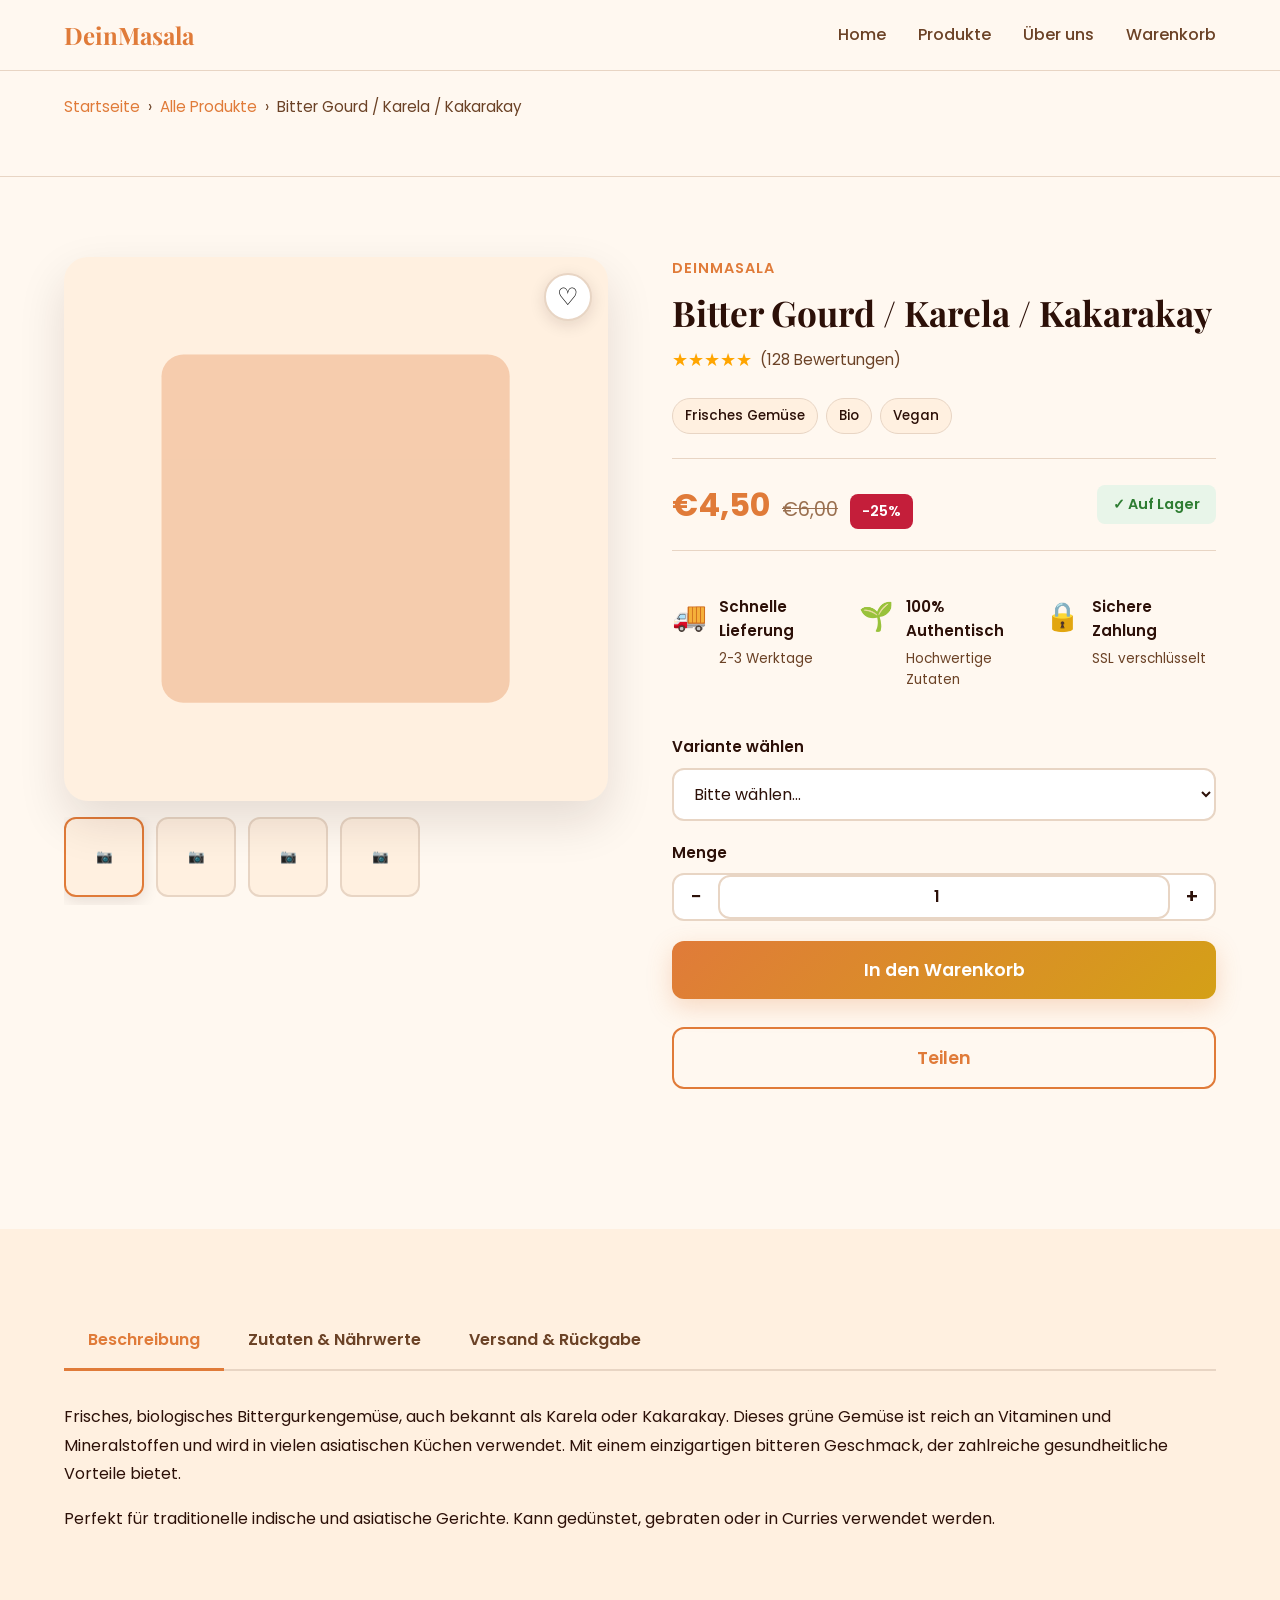
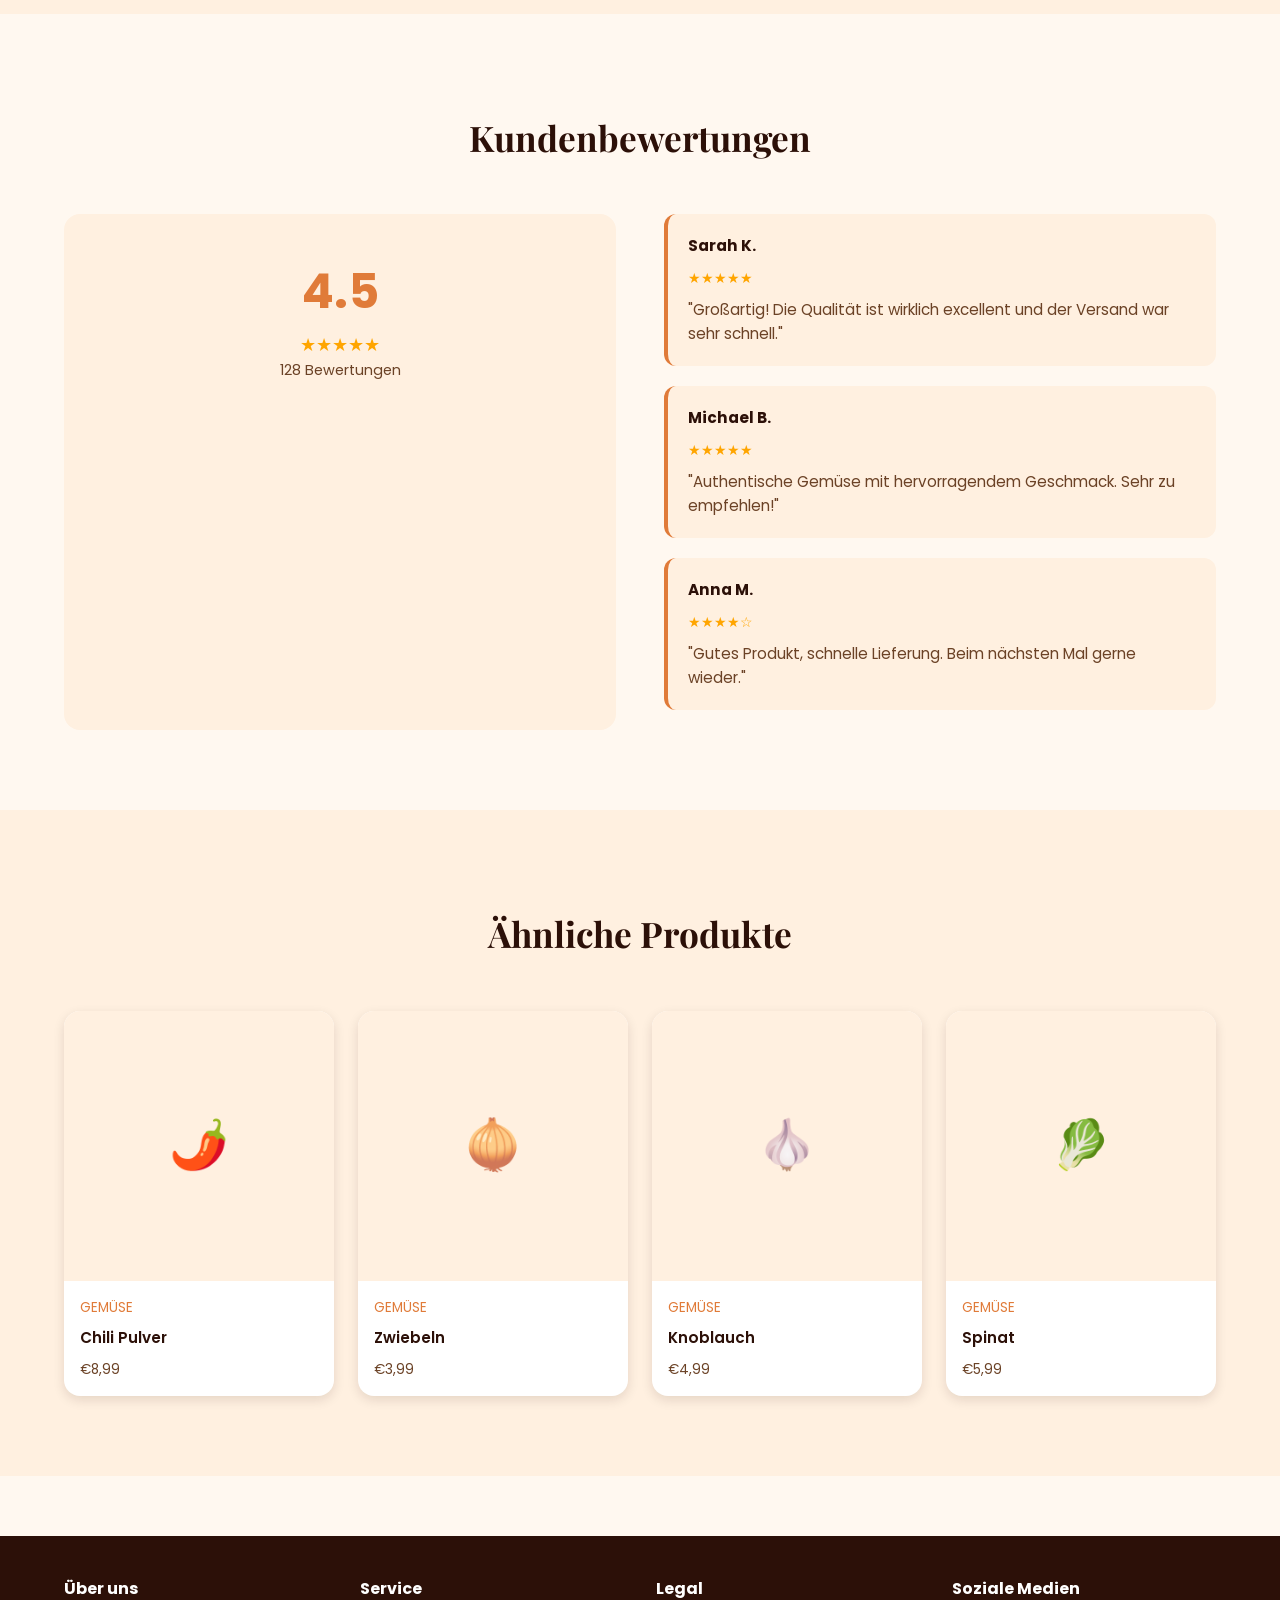
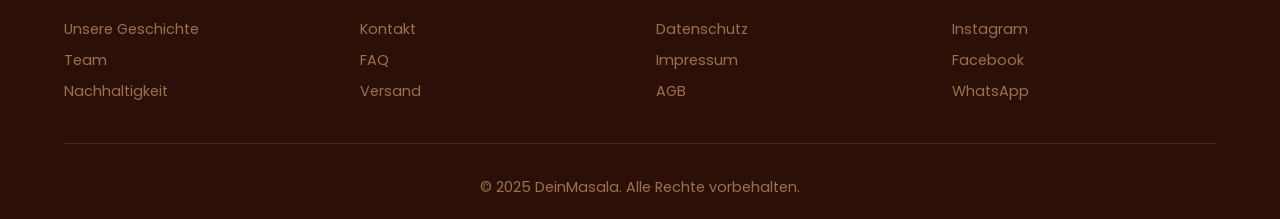
<file: product-page.html>
<!DOCTYPE html>
<html lang="de">
<head>
  <meta charset="UTF-8">
  <meta name="viewport" content="width=device-width, initial-scale=1.0">
  <title>DeinMasala - Produkt</title>
  <link href="https://fonts.googleapis.com/css2?family=Playfair+Display:wght@400;700&family=Poppins:wght@300;400;500;600;700&display=swap" rel="stylesheet">
  <style>
    * {
      box-sizing: border-box;
      margin: 0;
      padding: 0;
    }

    :root {
      --primary: #E07B39;
      --primary-dark: #C4612A;
      --primary-light: #F2A26E;
      --secondary: #D4A017;
      --secondary-dark: #B8860B;
      --secondary-light: #F0C842;
      --accent: #8B1A1A;
      --accent-light: #C41E3A;
      --bg-primary: #FFF8F0;
      --bg-secondary: #FFF0E0;
      --bg-dark: #2C1008;
      --text-primary: #2C1008;
      --text-secondary: #6B4226;
      --text-light: #9A7050;
      --border: #E8D5C4;
      --border-light: #F5EAE0;
      --shadow: rgba(44, 16, 8, 0.12);
      --shadow-strong: rgba(44, 16, 8, 0.25);
    }

    html {
      scroll-behavior: smooth;
      font-size: 16px;
    }

    body {
      font-family: 'Poppins', sans-serif;
      background: var(--bg-primary);
      color: var(--text-primary);
      line-height: 1.6;
    }

    a {
      text-decoration: none;
      color: inherit;
    }

    button {
      cursor: pointer;
      border: none;
      font-family: inherit;
    }

    .container {
      max-width: 1200px;
      margin: 0 auto;
      padding: 0 24px;
    }

    .section {
      padding: 80px 0;
    }

    /* Navigation */
    nav {
      background: var(--bg-primary);
      padding: 16px 0;
      border-bottom: 1px solid var(--border);
      position: sticky;
      top: 0;
      z-index: 100;
    }

    .nav-content {
      display: flex;
      align-items: center;
      justify-content: space-between;
    }

    .logo {
      font-family: 'Playfair Display', serif;
      font-size: 1.5rem;
      font-weight: 700;
      color: var(--primary);
    }

    .nav-links {
      display: flex;
      gap: 32px;
      align-items: center;
    }

    .nav-links a {
      color: var(--text-secondary);
      font-weight: 500;
      transition: color 0.2s ease;
    }

    .nav-links a:hover {
      color: var(--primary);
    }

    /* Breadcrumb */
    .breadcrumb {
      display: flex;
      align-items: center;
      gap: 8px;
      font-size: 0.95rem;
      color: var(--text-secondary);
      margin-bottom: 32px;
    }

    .breadcrumb a {
      color: var(--primary);
      transition: color 0.2s ease;
    }

    .breadcrumb a:hover {
      text-decoration: underline;
    }

    /* Product Grid */
    .product-grid {
      display: grid;
      grid-template-columns: 1fr 1fr;
      gap: 64px;
      align-items: start;
    }

    /* Gallery */
    .gallery {
      display: flex;
      flex-direction: column;
      gap: 16px;
      position: sticky;
      top: 120px;
    }

    .gallery-main {
      position: relative;
      aspect-ratio: 1;
      background: var(--bg-secondary);
      border-radius: 24px;
      overflow: hidden;
      display: flex;
      align-items: center;
      justify-content: center;
      box-shadow: 0 20px 48px var(--shadow);
    }

    .gallery-main img {
      width: 100%;
      height: 100%;
      object-fit: contain;
      transition: transform 0.3s ease;
    }

    .gallery-main:hover img {
      transform: scale(1.05);
    }

    .wishlist-btn {
      position: absolute;
      top: 16px;
      right: 16px;
      width: 48px;
      height: 48px;
      border-radius: 50%;
      background: white;
      border: 2px solid var(--border);
      font-size: 24px;
      display: flex;
      align-items: center;
      justify-content: center;
      box-shadow: 0 4px 16px var(--shadow);
      transition: all 0.2s ease;
    }

    .wishlist-btn:hover,
    .wishlist-btn.active {
      background: var(--primary);
      color: white;
      border-color: var(--primary);
      transform: scale(1.1);
    }

    .gallery-thumbs {
      display: flex;
      gap: 12px;
      overflow-x: auto;
      padding-bottom: 8px;
    }

    .gallery-thumb {
      flex-shrink: 0;
      width: 80px;
      height: 80px;
      border: 2px solid var(--border);
      border-radius: 12px;
      overflow: hidden;
      cursor: pointer;
      background: var(--bg-secondary);
      transition: all 0.2s ease;
    }

    .gallery-thumb img {
      width: 100%;
      height: 100%;
      object-fit: cover;
    }

    .gallery-thumb:hover,
    .gallery-thumb.active {
      border-color: var(--primary);
      box-shadow: 0 4px 16px var(--shadow);
    }

    /* Details */
    .details {
      display: flex;
      flex-direction: column;
      gap: 24px;
    }

    .product-header {
      display: flex;
      flex-direction: column;
      gap: 12px;
    }

    .brand {
      font-size: 0.9rem;
      color: var(--primary);
      font-weight: 600;
      text-transform: uppercase;
      letter-spacing: 1px;
    }

    .product-title {
      font-family: 'Playfair Display', serif;
      font-size: 2.2rem;
      line-height: 1.2;
      color: var(--text-primary);
    }

    .rating {
      display: flex;
      align-items: center;
      gap: 8px;
    }

    .stars {
      color: #FFA500;
      font-size: 1.1rem;
    }

    .rating-text {
      color: var(--text-secondary);
      font-size: 0.95rem;
    }

    /* Meta Badges */
    .meta-badges {
      display: flex;
      gap: 8px;
      flex-wrap: wrap;
    }

    .badge {
      display: inline-block;
      padding: 6px 12px;
      background: var(--bg-secondary);
      border: 1px solid var(--border);
      border-radius: 20px;
      font-size: 0.85rem;
      font-weight: 500;
    }

    /* Price */
    .price-section {
      display: flex;
      align-items: center;
      justify-content: space-between;
      padding: 20px 0;
      border-top: 1px solid var(--border);
      border-bottom: 1px solid var(--border);
    }

    .price-display {
      display: flex;
      align-items: baseline;
      gap: 12px;
    }

    .price {
      font-size: 2rem;
      font-weight: 700;
      color: var(--primary);
    }

    .price-old {
      font-size: 1.2rem;
      color: var(--text-light);
      text-decoration: line-through;
    }

    .discount {
      padding: 6px 12px;
      background: var(--accent-light);
      color: white;
      border-radius: 8px;
      font-size: 0.9rem;
      font-weight: 600;
    }

    .stock {
      padding: 8px 16px;
      border-radius: 8px;
      font-weight: 600;
      font-size: 0.9rem;
    }

    .stock.in-stock {
      background: #E8F5E9;
      color: #2E7D32;
    }

    .stock.out-of-stock {
      background: #FFEBEE;
      color: #C62828;
    }

    /* Trust Section */
    .trust-section {
      display: grid;
      grid-template-columns: repeat(3, 1fr);
      gap: 16px;
      padding: 20px 0;
    }

    .trust-item {
      display: flex;
      gap: 12px;
      align-items: flex-start;
    }

    .trust-icon {
      font-size: 28px;
      flex-shrink: 0;
    }

    .trust-label {
      font-weight: 600;
      color: var(--text-primary);
      font-size: 0.95rem;
      margin: 0;
    }

    .trust-detail {
      color: var(--text-secondary);
      font-size: 0.85rem;
      margin: 4px 0 0 0;
    }

    /* Form */
    .product-form {
      display: flex;
      flex-direction: column;
      gap: 20px;
    }

    .form-group {
      display: flex;
      flex-direction: column;
      gap: 8px;
    }

    .form-label {
      font-weight: 600;
      color: var(--text-primary);
      font-size: 0.95rem;
    }

    select,
    input[type="number"] {
      padding: 12px 16px;
      border: 2px solid var(--border);
      border-radius: 12px;
      background: white;
      color: var(--text-primary);
      font-family: inherit;
      font-size: 1rem;
      transition: all 0.2s ease;
    }

    select:hover,
    input[type="number"]:hover {
      border-color: var(--primary);
    }

    select:focus,
    input[type="number"]:focus {
      outline: none;
      border-color: var(--primary);
      box-shadow: 0 0 0 3px rgba(224, 123, 57, 0.1);
    }

    /* Quantity */
    .quantity-wrapper {
      display: flex;
      align-items: center;
      gap: 0;
      border: 2px solid var(--border);
      border-radius: 12px;
      background: white;
      overflow: hidden;
    }

    .qty-btn {
      width: 44px;
      height: 44px;
      display: flex;
      align-items: center;
      justify-content: center;
      background: transparent;
      color: var(--text-primary);
      font-size: 1.2rem;
      font-weight: 600;
      transition: all 0.2s ease;
    }

    .qty-btn:hover {
      background: var(--bg-secondary);
      color: var(--primary);
    }

    .quantity-input {
      flex: 1;
      height: 44px;
      border: none;
      text-align: center;
      font-size: 1rem;
      font-weight: 600;
      color: var(--text-primary);
    }

    /* Buttons */
    .btn {
      padding: 16px 32px;
      border-radius: 12px;
      border: none;
      font-family: inherit;
      font-weight: 600;
      cursor: pointer;
      transition: all 0.3s ease;
      display: inline-flex;
      align-items: center;
      justify-content: center;
      font-size: 1.1rem;
    }

    .btn-primary {
      background: linear-gradient(135deg, var(--primary), var(--secondary));
      color: white;
      box-shadow: 0 8px 24px rgba(224, 123, 57, 0.25);
      width: 100%;
      min-height: 56px;
    }

    .btn-primary:hover {
      transform: translateY(-2px);
      box-shadow: 0 12px 32px rgba(224, 123, 57, 0.35);
    }

    .btn-outline {
      background: transparent;
      color: var(--primary);
      border: 2px solid var(--primary);
      width: 100%;
      min-height: 48px;
    }

    .btn-outline:hover {
      background: var(--bg-secondary);
    }

    /* Tabs */
    .tabs-section {
      padding: 80px 0;
      background: var(--bg-secondary);
      margin-top: 60px;
    }

    .tabs-header {
      display: flex;
      gap: 0;
      border-bottom: 2px solid var(--border);
      margin-bottom: 32px;
    }

    .tab-btn {
      padding: 16px 24px;
      background: transparent;
      border: none;
      color: var(--text-secondary);
      font-weight: 600;
      font-size: 1rem;
      cursor: pointer;
      border-bottom: 3px solid transparent;
      transition: all 0.3s ease;
      position: relative;
      top: 2px;
    }

    .tab-btn:hover {
      color: var(--text-primary);
    }

    .tab-btn.active {
      color: var(--primary);
      border-bottom-color: var(--primary);
    }

    .tab-pane {
      display: none;
    }

    .tab-pane.active {
      display: block;
      animation: fadeIn 0.3s ease;
    }

    @keyframes fadeIn {
      from {
        opacity: 0;
        transform: translateY(-10px);
      }
      to {
        opacity: 1;
        transform: translateY(0);
      }
    }

    .tab-content {
      line-height: 1.8;
    }

    .tab-content h3 {
      margin-bottom: 16px;
      color: var(--text-primary);
    }

    .tab-content ul {
      margin-left: 20px;
    }

    .tab-content li {
      margin-bottom: 12px;
      color: var(--text-secondary);
    }

    /* Reviews */
    .reviews-section {
      padding: 80px 0;
    }

    .section-header {
      text-align: center;
      margin-bottom: 48px;
    }

    .section-title {
      font-family: 'Playfair Display', serif;
      font-size: 2.2rem;
      margin: 16px 0;
    }

    .reviews-container {
      display: grid;
      grid-template-columns: 1fr 1fr;
      gap: 48px;
    }

    .reviews-rating {
      text-align: center;
      padding: 40px;
      background: var(--bg-secondary);
      border-radius: 16px;
    }

    .rating-value {
      font-size: 3rem;
      font-weight: 700;
      color: var(--primary);
    }

    .review-item {
      padding: 20px;
      background: var(--bg-secondary);
      border-radius: 12px;
      border-left: 4px solid var(--primary);
      margin-bottom: 20px;
    }

    .review-author {
      margin: 0;
      color: var(--text-primary);
      font-size: 0.95rem;
    }

    .review-rating {
      color: #FFA500;
      font-size: 0.9rem;
      margin: 8px 0;
    }

    .review-text {
      color: var(--text-secondary);
      line-height: 1.6;
      margin: 8px 0 0 0;
      font-size: 0.95rem;
    }

    /* Related Products */
    .related-section {
      padding: 80px 0;
      background: var(--bg-secondary);
    }

    .products-grid {
      display: grid;
      grid-template-columns: repeat(4, 1fr);
      gap: 24px;
    }

    .product-card {
      background: white;
      border-radius: 16px;
      overflow: hidden;
      box-shadow: 0 4px 12px var(--shadow);
      transition: all 0.2s ease;
    }

    .product-card:hover {
      transform: translateY(-4px);
      box-shadow: 0 8px 24px var(--shadow);
    }

    .product-card-image {
      width: 100%;
      aspect-ratio: 1;
      background: var(--bg-secondary);
      display: flex;
      align-items: center;
      justify-content: center;
      font-size: 48px;
    }

    .product-card-info {
      padding: 16px;
    }

    .product-card-category {
      color: var(--primary);
      font-size: 0.85rem;
      margin: 0;
    }

    .product-card-title {
      font-weight: 600;
      margin: 8px 0;
      font-size: 0.95rem;
    }

    .product-card-price {
      color: var(--text-secondary);
      font-size: 0.85rem;
      margin: 8px 0 0 0;
    }

    /* Footer */
    footer {
      background: var(--bg-dark);
      color: var(--text-light);
      padding: 40px 0 20px 0;
      margin-top: 60px;
    }

    .footer-content {
      display: grid;
      grid-template-columns: repeat(4, 1fr);
      gap: 32px;
      margin-bottom: 32px;
      padding-bottom: 32px;
      border-bottom: 1px solid rgba(255, 248, 240, 0.1);
    }

    footer h4 {
      color: var(--text-on-dark, white);
      margin-bottom: 16px;
      font-size: 1rem;
    }

    footer a {
      display: block;
      margin-bottom: 8px;
      font-size: 0.9rem;
      transition: color 0.2s ease;
    }

    footer a:hover {
      color: var(--primary);
    }

    .footer-bottom {
      text-align: center;
      font-size: 0.9rem;
    }

    /* Responsive */
    @media (max-width: 1024px) {
      .product-grid {
        grid-template-columns: 1fr;
        gap: 40px;
      }
      .gallery {
        position: static;
      }
      .trust-section {
        grid-template-columns: repeat(2, 1fr);
      }
      .reviews-container {
        grid-template-columns: 1fr;
      }
    }

    @media (max-width: 768px) {
      .nav-links {
        display: none;
      }
      .product-title {
        font-size: 1.6rem;
      }
      .price {
        font-size: 1.6rem;
      }
      .trust-section {
        grid-template-columns: 1fr;
        gap: 12px;
        padding: 16px 0;
      }
      .trust-item {
        flex-direction: column;
        align-items: center;
        text-align: center;
      }
      .products-grid {
        grid-template-columns: repeat(2, 1fr);
      }
      .footer-content {
        grid-template-columns: repeat(2, 1fr);
      }
    }

    @media (max-width: 480px) {
      .product-grid {
        gap: 32px;
      }
      .product-title {
        font-size: 1.4rem;
      }
      .price-section {
        flex-direction: column;
        gap: 12px;
        align-items: flex-start;
      }
      .products-grid {
        grid-template-columns: 1fr;
      }
      .footer-content {
        grid-template-columns: 1fr;
      }
    }
  </style>
</head>
<body>
  <!-- Navigation -->
  <nav>
    <div class="container">
      <div class="nav-content">
        <div class="logo">DeinMasala</div>
        <div class="nav-links">
          <a href="/">Home</a>
          <a href="/#products">Produkte</a>
          <a href="/#about">Über uns</a>
          <a href="/cart">Warenkorb</a>
        </div>
      </div>
    </div>
  </nav>

  <!-- Main Content -->
  <main>
    <!-- Breadcrumb -->
    <section style="padding: 24px 0; border-bottom: 1px solid var(--border);">
      <div class="container">
        <div class="breadcrumb">
          <a href="/">Startseite</a>
          <span>›</span>
          <a href="/products">Alle Produkte</a>
          <span>›</span>
          <span>Bitter Gourd / Karela / Kakarakay</span>
        </div>
      </div>
    </section>

    <!-- Product Section -->
    <section class="section">
      <div class="container">
        <div class="product-grid">
          <!-- Gallery -->
          <div class="gallery">
            <div class="gallery-main">
              <svg viewBox="0 0 200 200" style="width: 80%; height: 80%; opacity: 0.3;">
                <rect x="20" y="20" width="160" height="160" fill="var(--primary)" rx="10"/>
              </svg>
              <button class="wishlist-btn" aria-label="Add to Wishlist">♡</button>
            </div>
            <div class="gallery-thumbs">
              <button class="gallery-thumb" style="background: var(--bg-secondary);">📷</button>
              <button class="gallery-thumb" style="background: var(--bg-secondary);">📷</button>
              <button class="gallery-thumb" style="background: var(--bg-secondary);">📷</button>
              <button class="gallery-thumb" style="background: var(--bg-secondary);">📷</button>
            </div>
          </div>

          <!-- Details -->
          <div class="details">
            <div class="product-header">
              <p class="brand">DeinMasala</p>
              <h1 class="product-title">Bitter Gourd / Karela / Kakarakay</h1>
              <div class="rating">
                <span class="stars">★★★★★</span>
                <span class="rating-text">(128 Bewertungen)</span>
              </div>
            </div>

            <div class="meta-badges">
              <span class="badge">Frisches Gemüse</span>
              <span class="badge">Bio</span>
              <span class="badge">Vegan</span>
            </div>

            <div class="price-section">
              <div class="price-display">
                <span class="price">€4,50</span>
                <span class="price-old">€6,00</span>
                <span class="discount">-25%</span>
              </div>
              <span class="stock in-stock">✓ Auf Lager</span>
            </div>

            <div class="trust-section">
              <div class="trust-item">
                <span class="trust-icon">🚚</span>
                <div>
                  <p class="trust-label">Schnelle Lieferung</p>
                  <p class="trust-detail">2-3 Werktage</p>
                </div>
              </div>
              <div class="trust-item">
                <span class="trust-icon">🌱</span>
                <div>
                  <p class="trust-label">100% Authentisch</p>
                  <p class="trust-detail">Hochwertige Zutaten</p>
                </div>
              </div>
              <div class="trust-item">
                <span class="trust-icon">🔒</span>
                <div>
                  <p class="trust-label">Sichere Zahlung</p>
                  <p class="trust-detail">SSL verschlüsselt</p>
                </div>
              </div>
            </div>

            <form class="product-form" action="/api/cart/add" method="POST">
              <div class="form-group">
                <label class="form-label">Variante wählen</label>
                <select name="variant" required>
                  <option value="">Bitte wählen...</option>
                  <option value="500g">500g – €4,50</option>
                  <option value="1kg">1kg – €8,50</option>
                </select>
              </div>

              <div class="form-group">
                <label class="form-label">Menge</label>
                <div class="quantity-wrapper">
                  <button type="button" class="qty-btn qty-minus">−</button>
                  <input type="number" class="quantity-input" name="quantity" value="1" min="1" max="99">
                  <button type="button" class="qty-btn qty-plus">+</button>
                </div>
              </div>

              <button type="submit" class="btn btn-primary">In den Warenkorb</button>
              <button type="button" class="btn btn-outline share-btn" style="margin-top: 8px;">Teilen</button>
            </form>
          </div>
        </div>
      </div>
    </section>

    <!-- Tabs -->
    <section class="tabs-section">
      <div class="container">
        <div class="tabs-header">
          <button class="tab-btn active" data-tab="description">Beschreibung</button>
          <button class="tab-btn" data-tab="ingredients">Zutaten & Nährwerte</button>
          <button class="tab-btn" data-tab="shipping">Versand & Rückgabe</button>
        </div>

        <div id="tab-description" class="tab-pane active">
          <div class="tab-content">
            <p>Frisches, biologisches Bittergurkengemüse, auch bekannt als Karela oder Kakarakay. Dieses grüne Gemüse ist reich an Vitaminen und Mineralstoffen und wird in vielen asiatischen Küchen verwendet. Mit einem einzigartigen bitteren Geschmack, der zahlreiche gesundheitliche Vorteile bietet.</p>
            <p style="margin-top: 16px;">Perfekt für traditionelle indische und asiatische Gerichte. Kann gedünstet, gebraten oder in Curries verwendet werden.</p>
          </div>
        </div>

        <div id="tab-ingredients" class="tab-pane">
          <div class="tab-content">
            <h3>Zutaten & Nährwerte</h3>
            <p>Detaillierte Informationen zu Zutaten und Nährwerten finden Sie auf dem Produktetikett.</p>
          </div>
        </div>

        <div id="tab-shipping" class="tab-pane">
          <div class="tab-content">
            <h3>Versand & Rückgabe</h3>
            <ul>
              <li><strong>Kostenloser Versand</strong> ab 50€ Bestellwert</li>
              <li><strong>Lieferzeit:</strong> 2-3 Werktage (Mo-Fr)</li>
              <li><strong>Rückgaberecht:</strong> 14 Tage ohne Angabe von Gründen</li>
              <li><strong>Rückversand:</strong> Kostenlos für fehlerhafte Produkte</li>
            </ul>
          </div>
        </div>
      </div>
    </section>

    <!-- Reviews -->
    <section class="reviews-section">
      <div class="container">
        <div class="section-header">
          <h2 class="section-title">Kundenbewertungen</h2>
        </div>

        <div class="reviews-container">
          <div class="reviews-rating">
            <p class="rating-value">4.5</p>
            <p class="stars">★★★★★</p>
            <p style="color: var(--text-secondary); font-size: 0.9rem;">128 Bewertungen</p>
          </div>
          <div>
            <div class="review-item">
              <p class="review-author"><strong>Sarah K.</strong></p>
              <p class="review-rating">★★★★★</p>
              <p class="review-text">"Großartig! Die Qualität ist wirklich excellent und der Versand war sehr schnell."</p>
            </div>
            <div class="review-item">
              <p class="review-author"><strong>Michael B.</strong></p>
              <p class="review-rating">★★★★★</p>
              <p class="review-text">"Authentische Gemüse mit hervorragendem Geschmack. Sehr zu empfehlen!"</p>
            </div>
            <div class="review-item">
              <p class="review-author"><strong>Anna M.</strong></p>
              <p class="review-rating">★★★★☆</p>
              <p class="review-text">"Gutes Produkt, schnelle Lieferung. Beim nächsten Mal gerne wieder."</p>
            </div>
          </div>
        </div>
      </div>
    </section>

    <!-- Related Products -->
    <section class="related-section">
      <div class="container">
        <div class="section-header">
          <h2 class="section-title">Ähnliche Produkte</h2>
        </div>

        <div class="products-grid">
          <div class="product-card">
            <div class="product-card-image">🌶️</div>
            <div class="product-card-info">
              <p class="product-card-category">GEMÜSE</p>
              <p class="product-card-title">Chili Pulver</p>
              <p class="product-card-price">€8,99</p>
            </div>
          </div>

          <div class="product-card">
            <div class="product-card-image">🧅</div>
            <div class="product-card-info">
              <p class="product-card-category">GEMÜSE</p>
              <p class="product-card-title">Zwiebeln</p>
              <p class="product-card-price">€3,99</p>
            </div>
          </div>

          <div class="product-card">
            <div class="product-card-image">🧄</div>
            <div class="product-card-info">
              <p class="product-card-category">GEMÜSE</p>
              <p class="product-card-title">Knoblauch</p>
              <p class="product-card-price">€4,99</p>
            </div>
          </div>

          <div class="product-card">
            <div class="product-card-image">🥬</div>
            <div class="product-card-info">
              <p class="product-card-category">GEMÜSE</p>
              <p class="product-card-title">Spinat</p>
              <p class="product-card-price">€5,99</p>
            </div>
          </div>
        </div>
      </div>
    </section>
  </main>

  <!-- Footer -->
  <footer>
    <div class="container">
      <div class="footer-content">
        <div>
          <h4>Über uns</h4>
          <a href="#">Unsere Geschichte</a>
          <a href="#">Team</a>
          <a href="#">Nachhaltigkeit</a>
        </div>
        <div>
          <h4>Service</h4>
          <a href="#">Kontakt</a>
          <a href="#">FAQ</a>
          <a href="#">Versand</a>
        </div>
        <div>
          <h4>Legal</h4>
          <a href="#">Datenschutz</a>
          <a href="#">Impressum</a>
          <a href="#">AGB</a>
        </div>
        <div>
          <h4>Soziale Medien</h4>
          <a href="#">Instagram</a>
          <a href="#">Facebook</a>
          <a href="#">WhatsApp</a>
        </div>
      </div>
      <div class="footer-bottom">
        <p>&copy; 2025 DeinMasala. Alle Rechte vorbehalten.</p>
      </div>
    </div>
  </footer>

  <script>
    // Quantity buttons
    document.querySelectorAll('.qty-plus').forEach(btn => {
      btn.addEventListener('click', function(e) {
        e.preventDefault();
        const input = this.parentElement.querySelector('.quantity-input');
        input.value = Math.min(parseInt(input.value) + 1, 99);
      });
    });

    document.querySelectorAll('.qty-minus').forEach(btn => {
      btn.addEventListener('click', function(e) {
        e.preventDefault();
        const input = this.parentElement.querySelector('.quantity-input');
        input.value = Math.max(parseInt(input.value) - 1, 1);
      });
    });

    // Wishlist button
    document.querySelectorAll('.wishlist-btn').forEach(btn => {
      btn.addEventListener('click', function(e) {
        e.preventDefault();
        this.classList.toggle('active');
        this.textContent = this.classList.contains('active') ? '♥' : '♡';
      });
    });

    // Product tabs
    document.querySelectorAll('.tab-btn').forEach(btn => {
      btn.addEventListener('click', function() {
        const tabName = this.dataset.tab;

        document.querySelectorAll('.tab-btn').forEach(b => b.classList.remove('active'));
        document.querySelectorAll('.tab-pane').forEach(p => p.classList.remove('active'));

        this.classList.add('active');
        document.getElementById('tab-' + tabName).classList.add('active');
      });
    });

    // Share button
    document.querySelectorAll('.share-btn').forEach(btn => {
      btn.addEventListener('click', function(e) {
        e.preventDefault();
        if (navigator.share) {
          navigator.share({
            title: 'Bitter Gourd / Karela / Kakarakay',
            url: window.location.href
          });
        } else {
          alert('Link: ' + window.location.href);
        }
      });
    });

    // Gallery thumbnails
    document.querySelectorAll('.gallery-thumb').forEach((thumb, index) => {
      thumb.addEventListener('click', function() {
        document.querySelectorAll('.gallery-thumb').forEach(t => t.classList.remove('active'));
        this.classList.add('active');
      });
      if (index === 0) thumb.classList.add('active');
    });
  </script>
</body>
</html>
</file>
<file: styles.css>
/* ============================================================
   DEIN MASALA – Main Stylesheet
   Festival Theme Engine: Change ACTIVE_THEME in script.js
   Themes: default | holi | diwali | eid | navratri | pongal
   ============================================================ */

/* ── CSS Reset & Base ── */
*, *::before, *::after { box-sizing: border-box; margin: 0; padding: 0; }
html { scroll-behavior: smooth; font-size: 16px; }
body { font-family: 'Poppins', sans-serif; background: var(--bg-primary); color: var(--text-primary); overflow-x: hidden; transition: background 0.5s ease, color 0.3s ease; }
img { max-width: 100%; display: block; }
a { text-decoration: none; color: inherit; }
button { cursor: pointer; border: none; background: none; font-family: inherit; }
ul { list-style: none; }
address { font-style: normal; }

/* ─────────────────────────────────────────
   FESTIVAL THEME ENGINE
   Change [data-theme] attribute on <html>
   ───────────────────────────────────────── */

/* DEFAULT THEME: Saffron & Spice */
:root, [data-theme="default"] {
  --primary:            #E07B39;   /* Saffron Orange */
  --primary-dark:       #C4612A;
  --primary-light:      #F2A26E;
  --secondary:          #D4A017;   /* Turmeric Gold */
  --secondary-dark:     #B8860B;
  --secondary-light:    #F0C842;
  --accent:             #8B1A1A;   /* Deep Crimson */
  --accent-light:       #C41E3A;
  --bg-primary:         #FFF8F0;   /* Warm Cream */
  --bg-secondary:       #FFF0E0;
  --bg-dark:            #2C1008;   /* Deep Brown */
  --bg-dark-alt:        #3D1C02;
  --bg-card:            #FFFFFF;
  --text-primary:       #2C1008;
  --text-secondary:     #6B4226;
  --text-light:         #9A7050;
  --text-on-dark:       #FFF8F0;
  --border:             #E8D5C4;
  --border-light:       #F5EAE0;
  --shadow:             rgba(44, 16, 8, 0.12);
  --shadow-strong:      rgba(44, 16, 8, 0.25);
  --gradient-hero:      linear-gradient(135deg, #2C1008 0%, #5C2D0A 50%, #8B4513 100%);
  --gradient-accent:    linear-gradient(135deg, #E07B39, #D4A017);
  --gradient-deals:     linear-gradient(135deg, #8B1A1A 0%, #C41E3A 50%, #E07B39 100%);
  --festival-banner-bg: linear-gradient(90deg, #E07B39, #D4A017, #E07B39);
  --festival-banner-text: #FFFFFF;
  --announcement-bg:    #2C1008;
  --announcement-text:  #FFF8F0;
  --nav-bg:             rgba(255, 248, 240, 0.95);
  --nav-scroll-bg:      rgba(255, 248, 240, 0.98);
  --mandala-color:      rgba(224, 123, 57, 0.08);
  --coin-gradient:      linear-gradient(135deg, #D4A017, #F0C842, #D4A017);
}

/* HOLI THEME: Festival of Colors */
[data-theme="holi"] {
  --primary:            #FF1493;  /* Deep Pink */
  --primary-dark:       #CC0066;
  --primary-light:      #FF69B4;
  --secondary:          #00CED1;  /* Turquoise */
  --secondary-dark:     #009999;
  --secondary-light:    #40E0D0;
  --accent:             #9400D3;  /* Violet */
  --accent-light:       #BA55D3;
  --bg-primary:         #FFF0FB;
  --bg-secondary:       #FFF5FF;
  --bg-dark:            #2D0052;
  --bg-dark-alt:        #3D006B;
  --bg-card:            #FFFFFF;
  --text-primary:       #2D0052;
  --text-secondary:     #660099;
  --text-light:         #AA44CC;
  --text-on-dark:       #FFF0FF;
  --border:             #E8B8F0;
  --border-light:       #F5D8FC;
  --shadow:             rgba(45, 0, 82, 0.15);
  --shadow-strong:      rgba(45, 0, 82, 0.3);
  --gradient-hero:      linear-gradient(135deg, #2D0052 0%, #660099 50%, #9400D3 100%);
  --gradient-accent:    linear-gradient(135deg, #FF1493, #9400D3);
  --gradient-deals:     linear-gradient(135deg, #FF6600 0%, #FF1493 50%, #9400D3 100%);
  --festival-banner-bg: linear-gradient(90deg, #FF1493, #9400D3, #00CED1, #FF6600, #FF1493);
  --festival-banner-text: #FFFFFF;
  --announcement-bg:    linear-gradient(90deg, #9400D3, #FF1493);
  --announcement-text:  #FFFFFF;
  --nav-bg:             rgba(255, 240, 251, 0.95);
  --mandala-color:      rgba(255, 20, 147, 0.08);
  --coin-gradient:      linear-gradient(135deg, #FF1493, #BA55D3, #FF1493);
}

/* DIWALI THEME: Festival of Lights */
[data-theme="diwali"] {
  --primary:            #FFD700;  /* Gold */
  --primary-dark:       #DAA520;
  --primary-light:      #FFE55C;
  --secondary:          #FF6600;  /* Diya Orange */
  --secondary-dark:     #CC4400;
  --secondary-light:    #FF9944;
  --accent:             #4B0082;  /* Indigo */
  --accent-light:       #8B00FF;
  --bg-primary:         #0D0D1A;  /* Deep Night */
  --bg-secondary:       #1A1A2E;
  --bg-dark:            #080810;
  --bg-dark-alt:        #0A0A18;
  --bg-card:            #1A1A30;
  --text-primary:       #FFE4B5;
  --text-secondary:     #FFD700;
  --text-light:         #FFA500;
  --text-on-dark:       #FFE4B5;
  --border:             #3D3D5C;
  --border-light:       #2A2A45;
  --shadow:             rgba(255, 215, 0, 0.15);
  --shadow-strong:      rgba(255, 215, 0, 0.3);
  --gradient-hero:      linear-gradient(135deg, #080810 0%, #1A1A2E 50%, #4B0082 100%);
  --gradient-accent:    linear-gradient(135deg, #FFD700, #FF6600);
  --gradient-deals:     linear-gradient(135deg, #4B0082 0%, #8B00FF 50%, #FFD700 100%);
  --festival-banner-bg: linear-gradient(90deg, #4B0082, #FFD700, #FF6600, #FFD700, #4B0082);
  --festival-banner-text: #0D0D1A;
  --announcement-bg:    linear-gradient(90deg, #0D0D1A, #4B0082, #0D0D1A);
  --announcement-text:  #FFD700;
  --nav-bg:             rgba(13, 13, 26, 0.97);
  --mandala-color:      rgba(255, 215, 0, 0.12);
  --coin-gradient:      linear-gradient(135deg, #FFD700, #FF6600, #FFD700);
}

/* EID THEME: Eid Mubarak */
[data-theme="eid"] {
  --primary:            #2E8B57;  /* Emerald Green */
  --primary-dark:       #1C5A37;
  --primary-light:      #50C878;
  --secondary:          #C5A028;  /* Gold */
  --secondary-dark:     #9A7D1E;
  --secondary-light:    #E8C040;
  --accent:             #1A1A5C;  /* Deep Blue */
  --accent-light:       #3333AA;
  --bg-primary:         #F0FFF4;
  --bg-secondary:       #E8F5EC;
  --bg-dark:            #0A1F14;
  --bg-dark-alt:        #0F2B1C;
  --bg-card:            #FFFFFF;
  --text-primary:       #0A1F14;
  --text-secondary:     #1C5A37;
  --text-light:         #4A8A5A;
  --text-on-dark:       #F0FFF4;
  --border:             #A8D8B4;
  --border-light:       #D4EDD8;
  --shadow:             rgba(10, 31, 20, 0.12);
  --shadow-strong:      rgba(10, 31, 20, 0.25);
  --gradient-hero:      linear-gradient(135deg, #0A1F14 0%, #1C5A37 50%, #2E8B57 100%);
  --gradient-accent:    linear-gradient(135deg, #2E8B57, #C5A028);
  --gradient-deals:     linear-gradient(135deg, #1A1A5C 0%, #2E8B57 50%, #C5A028 100%);
  --festival-banner-bg: linear-gradient(90deg, #1C5A37, #C5A028, #1C5A37);
  --festival-banner-text: #FFFFFF;
  --announcement-bg:    #0A1F14;
  --announcement-text:  #C5A028;
  --nav-bg:             rgba(240, 255, 244, 0.95);
  --mandala-color:      rgba(46, 139, 87, 0.08);
  --coin-gradient:      linear-gradient(135deg, #C5A028, #E8C040, #C5A028);
}

/* NAVRATRI THEME: Nine Nights of Dance */
[data-theme="navratri"] {
  --primary:            #FF3D00;  /* Fiery Red */
  --primary-dark:       #CC2200;
  --primary-light:      #FF6E40;
  --secondary:          #FFD600;  /* Bright Yellow */
  --secondary-dark:     #CCAA00;
  --secondary-light:    #FFEA00;
  --accent:             #AA00FF;  /* Purple */
  --accent-light:       #CC44FF;
  --bg-primary:         #FFF8E1;
  --bg-secondary:       #FFF3CC;
  --bg-dark:            #1A0000;
  --bg-dark-alt:        #2D0000;
  --bg-card:            #FFFFFF;
  --text-primary:       #1A0000;
  --text-secondary:     #660000;
  --text-light:         #AA3300;
  --text-on-dark:       #FFF8E1;
  --border:             #FFCC88;
  --border-light:       #FFE4BB;
  --shadow:             rgba(26, 0, 0, 0.12);
  --shadow-strong:      rgba(26, 0, 0, 0.25);
  --gradient-hero:      linear-gradient(135deg, #1A0000 0%, #660000 40%, #FF3D00 100%);
  --gradient-accent:    linear-gradient(135deg, #FF3D00, #FFD600);
  --gradient-deals:     linear-gradient(135deg, #AA00FF 0%, #FF3D00 50%, #FFD600 100%);
  --festival-banner-bg: linear-gradient(90deg, #FF3D00, #FFD600, #AA00FF, #FFD600, #FF3D00);
  --festival-banner-text: #FFFFFF;
  --announcement-bg:    #1A0000;
  --announcement-text:  #FFD600;
  --nav-bg:             rgba(255, 248, 225, 0.95);
  --mandala-color:      rgba(255, 61, 0, 0.08);
  --coin-gradient:      linear-gradient(135deg, #FFD600, #FF3D00, #FFD600);
}

/* PONGAL THEME: Harvest Festival */
[data-theme="pongal"] {
  --primary:            #5D8233;  /* Harvest Green */
  --primary-dark:       #3D5C1F;
  --primary-light:      #85BB55;
  --secondary:          #E8A020;  /* Mustard Yellow */
  --secondary-dark:     #C47D10;
  --secondary-light:    #F0C050;
  --accent:             #8B4513;  /* Earth Brown */
  --accent-light:       #CD853F;
  --bg-primary:         #FAFFF2;
  --bg-secondary:       #F2FAE6;
  --bg-dark:            #1A2A0A;
  --bg-dark-alt:        #243812;
  --bg-card:            #FFFFFF;
  --text-primary:       #1A2A0A;
  --text-secondary:     #3D5C1F;
  --text-light:         #6B8A40;
  --text-on-dark:       #FAFFF2;
  --border:             #C8DDA8;
  --border-light:       #E0EEC8;
  --shadow:             rgba(26, 42, 10, 0.12);
  --shadow-strong:      rgba(26, 42, 10, 0.25);
  --gradient-hero:      linear-gradient(135deg, #1A2A0A 0%, #3D5C1F 50%, #5D8233 100%);
  --gradient-accent:    linear-gradient(135deg, #5D8233, #E8A020);
  --gradient-deals:     linear-gradient(135deg, #8B4513 0%, #5D8233 50%, #E8A020 100%);
  --festival-banner-bg: linear-gradient(90deg, #5D8233, #E8A020, #5D8233);
  --festival-banner-text: #FFFFFF;
  --announcement-bg:    #1A2A0A;
  --announcement-text:  #E8A020;
  --nav-bg:             rgba(250, 255, 242, 0.95);
  --mandala-color:      rgba(93, 130, 51, 0.08);
  --coin-gradient:      linear-gradient(135deg, #E8A020, #F0C050, #E8A020);
}

/* ─────────────────────────────────────────
   TYPOGRAPHY
   ───────────────────────────────────────── */
h1, h2, h3, h4 { font-family: 'Playfair Display', serif; line-height: 1.2; }
h1 { font-size: clamp(2rem, 5vw, 3.5rem); }
h2 { font-size: clamp(1.6rem, 3.5vw, 2.5rem); }
h3 { font-size: clamp(1.1rem, 2vw, 1.4rem); }
em { font-style: italic; color: var(--primary); }
p { line-height: 1.7; color: var(--text-secondary); }

/* ─────────────────────────────────────────
   LAYOUT UTILITIES
   ───────────────────────────────────────── */
.container { max-width: 1200px; margin: 0 auto; padding: 0 24px; }
.section { padding: 80px 0; }
.section-header { text-align: center; margin-bottom: 56px; }
.section-eyebrow {
  display: inline-flex; align-items: center; gap: 8px;
  font-size: 0.78rem; font-weight: 600; letter-spacing: 0.15em;
  text-transform: uppercase; color: var(--primary);
  background: rgba(224, 123, 57, 0.1); padding: 6px 16px;
  border-radius: 99px; margin-bottom: 12px;
  border: 1px solid rgba(224, 123, 57, 0.2);
}
.section-eyebrow.light { background: rgba(255,255,255,0.15); color: #fff; border-color: rgba(255,255,255,0.3); }
.section-title { margin-bottom: 16px; color: var(--text-primary); }
.section-title.light { color: var(--text-on-dark); }
.section-subtitle { font-size: 1rem; color: var(--text-light); max-width: 560px; margin: 0 auto; }
.section-subtitle.light { color: rgba(255,255,255,0.75); }

/* ─────────────────────────────────────────
   BUTTONS
   ───────────────────────────────────────── */
.btn {
  display: inline-flex; align-items: center; justify-content: center; gap: 8px;
  padding: 12px 28px; border-radius: 8px; font-size: 0.9rem; font-weight: 600;
  font-family: 'Poppins', sans-serif; transition: all 0.25s ease;
  cursor: pointer; border: 2px solid transparent; letter-spacing: 0.02em;
  white-space: nowrap;
}
.btn-primary {
  background: var(--gradient-accent); color: #fff;
  box-shadow: 0 4px 16px var(--shadow);
}
.btn-primary:hover { transform: translateY(-2px); box-shadow: 0 8px 24px var(--shadow-strong); filter: brightness(1.05); }
.btn-outline {
  background: transparent; color: var(--primary);
  border-color: var(--primary);
}
.btn-outline:hover { background: var(--primary); color: #fff; transform: translateY(-2px); }
.btn-ghost { background: transparent; color: var(--text-secondary); border-color: var(--border); }
.btn-ghost:hover { background: var(--bg-secondary); border-color: var(--primary); color: var(--primary); }
.btn-sm { padding: 8px 18px; font-size: 0.8rem; }
.btn-lg { padding: 16px 36px; font-size: 1rem; }
.btn-full { width: 100%; }

/* ─────────────────────────────────────────
   ANNOUNCEMENT BAR
   ───────────────────────────────────────── */
.announcement-bar {
  background: var(--announcement-bg);
  color: var(--announcement-text);
  padding: 10px 0; overflow: hidden;
  font-size: 0.8rem; font-weight: 500; letter-spacing: 0.03em;
}
.announcement-inner {
  display: flex; align-items: center; gap: 20px;
  animation: marquee 30s linear infinite;
  white-space: nowrap; width: max-content;
}
.announcement-inner:hover { animation-play-state: paused; }
.ann-item { padding: 0 8px; }
.ann-divider { opacity: 0.5; }
@keyframes marquee {
  0% { transform: translateX(0); }
  100% { transform: translateX(-50%); }
}

/* ─────────────────────────────────────────
   NAVBAR
   ───────────────────────────────────────── */
.navbar {
  position: sticky; top: 0; z-index: 100;
  background: var(--nav-bg);
  backdrop-filter: blur(16px); -webkit-backdrop-filter: blur(16px);
  border-bottom: 1px solid var(--border);
  transition: all 0.3s ease;
}
.navbar.scrolled {
  background: var(--nav-scroll-bg);
  box-shadow: 0 4px 24px var(--shadow);
}
.nav-container {
  max-width: 1200px; margin: 0 auto; padding: 0 24px;
  display: flex; align-items: center; justify-content: space-between;
  height: 70px; gap: 32px;
}
.nav-logo { display: flex; align-items: center; gap: 12px; }
.logo-mark {
  width: 42px; height: 42px; border-radius: 12px;
  background: var(--gradient-accent);
  display: flex; align-items: center; justify-content: center;
  font-size: 1.4rem;
  box-shadow: 0 4px 12px var(--shadow);
}
.logo-text { display: flex; flex-direction: column; line-height: 1.1; }
.logo-main { font-family: 'Playfair Display', serif; font-size: 1.3rem; font-weight: 700; color: var(--text-primary); }
.logo-sub { font-size: 0.65rem; color: var(--text-light); letter-spacing: 0.06em; text-transform: uppercase; }

.nav-links { display: flex; align-items: center; gap: 4px; }
.nav-links a {
  padding: 8px 14px; border-radius: 8px; font-size: 0.87rem; font-weight: 500;
  color: var(--text-secondary); transition: all 0.2s ease;
}
.nav-links a:hover { color: var(--primary); background: rgba(224, 123, 57, 0.08); }

.nav-actions { display: flex; align-items: center; gap: 8px; }
.theme-badge {
  display: flex; align-items: center; gap: 6px;
  background: var(--gradient-accent); color: #fff;
  padding: 6px 12px; border-radius: 99px;
  font-size: 0.75rem; font-weight: 600;
  box-shadow: 0 2px 8px var(--shadow);
  cursor: default;
}
.nav-search-btn, .nav-cart-btn {
  width: 40px; height: 40px; border-radius: 10px;
  display: flex; align-items: center; justify-content: center;
  color: var(--text-secondary); transition: all 0.2s ease;
}
.nav-search-btn:hover, .nav-cart-btn:hover { background: var(--bg-secondary); color: var(--primary); }
.nav-cart-btn { position: relative; }
.cart-count {
  position: absolute; top: -4px; right: -4px;
  background: var(--primary); color: #fff;
  width: 18px; height: 18px; border-radius: 50%;
  font-size: 0.65rem; font-weight: 700;
  display: flex; align-items: center; justify-content: center;
}
.nav-hamburger {
  display: none; flex-direction: column; gap: 5px;
  width: 40px; height: 40px; align-items: center; justify-content: center;
  border-radius: 10px; transition: background 0.2s;
}
.nav-hamburger span {
  display: block; width: 22px; height: 2px;
  background: var(--text-primary); border-radius: 2px;
  transition: all 0.3s ease;
}
.nav-hamburger:hover { background: var(--bg-secondary); }

/* ─────────────────────────────────────────
   HERO SECTION
   ───────────────────────────────────────── */
.hero {
  position: relative; min-height: calc(100vh - 110px);
  background: var(--gradient-hero);
  overflow: hidden; display: flex; flex-direction: column;
}
.hero-pattern {
  position: absolute; inset: 0;
  background-image:
    radial-gradient(circle at 20% 50%, var(--mandala-color) 0%, transparent 40%),
    radial-gradient(circle at 80% 20%, var(--mandala-color) 0%, transparent 35%),
    radial-gradient(circle at 60% 80%, rgba(255,255,255,0.03) 0%, transparent 30%);
  pointer-events: none;
}
/* Mandala watermark */
.hero-pattern::before {
  content: '✿';
  position: absolute; right: 5%; top: 50%; transform: translateY(-50%);
  font-size: 40rem; color: rgba(255,255,255,0.02);
  pointer-events: none; line-height: 1;
}
.hero-slides { flex: 1; position: relative; }
.hero-slide {
  position: absolute; inset: 0;
  display: flex; align-items: center; justify-content: center;
  padding: 60px 24px;
  opacity: 0; transform: translateX(40px);
  transition: opacity 0.6s ease, transform 0.6s ease;
  pointer-events: none;
  max-width: 1200px; margin: 0 auto; gap: 48px;
  width: 100%;
}
.hero-slide.active {
  opacity: 1; transform: translateX(0);
  pointer-events: auto; position: relative;
}

.hero-content { flex: 1; max-width: 580px; }
.hero-eyebrow {
  display: flex; align-items: center; gap: 12px;
  font-size: 0.78rem; font-weight: 600; letter-spacing: 0.18em;
  text-transform: uppercase; color: var(--secondary-light, #F0C842);
  margin-bottom: 20px;
}
.eyebrow-line { flex: 0 0 40px; height: 1px; background: var(--secondary-light, #F0C842); opacity: 0.5; }
.hero-title {
  color: #fff; font-size: clamp(2.2rem, 5vw, 4rem);
  margin-bottom: 24px; line-height: 1.15; font-weight: 700;
}
.hero-title em { color: var(--secondary-light, #F0C842); font-style: italic; }
.hero-subtitle { color: rgba(255,255,255,0.8); font-size: 1rem; margin-bottom: 36px; line-height: 1.75; }
.hero-cta { display: flex; gap: 16px; flex-wrap: wrap; margin-bottom: 48px; }
.hero-cta .btn-outline { color: #fff; border-color: rgba(255,255,255,0.4); }
.hero-cta .btn-outline:hover { background: rgba(255,255,255,0.15); border-color: rgba(255,255,255,0.7); }

.hero-stats { display: flex; align-items: center; gap: 32px; }
.stat { display: flex; flex-direction: column; }
.stat-num { font-family: 'Playfair Display', serif; font-size: 1.8rem; font-weight: 700; color: #fff; line-height: 1; }
.stat-label { font-size: 0.75rem; color: rgba(255,255,255,0.6); margin-top: 4px; }
.stat-divider { width: 1px; height: 40px; background: rgba(255,255,255,0.2); }

.hero-visual { flex: 0 0 420px; display: flex; align-items: center; justify-content: center; }
.hero-image-frame {
  position: relative; width: 380px; height: 380px;
  border-radius: 24px; overflow: visible;
  display: flex; align-items: center; justify-content: center;
}
.hero-image-frame::before {
  content: ''; position: absolute; inset: -2px;
  border-radius: 26px;
  background: linear-gradient(135deg, var(--primary-light), transparent, var(--secondary));
  z-index: 0;
}
.hero-image-frame::after {
  content: ''; position: absolute; inset: 0;
  background: rgba(255,255,255,0.05);
  border-radius: 24px; z-index: 1;
  backdrop-filter: blur(4px);
}

.hero-spice-grid {
  position: relative; z-index: 2;
  display: grid; grid-template-columns: repeat(3, 1fr); gap: 16px;
  padding: 32px;
}
.spice-item {
  width: 80px; height: 80px; border-radius: 16px;
  background: rgba(255,255,255,0.12);
  display: flex; align-items: center; justify-content: center;
  font-size: 2.2rem; backdrop-filter: blur(8px);
  border: 1px solid rgba(255,255,255,0.2);
  transition: transform 0.3s ease;
  animation: floatItem 3s ease-in-out infinite;
}
.spice-item:nth-child(2) { animation-delay: 0.5s; }
.spice-item:nth-child(3) { animation-delay: 1s; }
.spice-item:nth-child(4) { animation-delay: 1.5s; }
.spice-item:nth-child(5) { animation-delay: 2s; }
.spice-item:nth-child(6) { animation-delay: 2.5s; }
@keyframes floatItem {
  0%, 100% { transform: translateY(0); }
  50% { transform: translateY(-6px); }
}

.hero-badge {
  position: absolute; z-index: 3;
  background: rgba(255,255,255,0.95);
  backdrop-filter: blur(12px);
  border-radius: 12px; padding: 10px 16px;
  display: flex; align-items: center; gap: 10px;
  box-shadow: 0 8px 24px rgba(0,0,0,0.2);
  animation: badgePulse 4s ease-in-out infinite;
}
.hero-badge-delivery { bottom: 30px; left: -20px; }
.hero-badge-organic { top: 20px; right: -20px; }
.hero-badge-coins { bottom: 30px; left: -20px; }
.badge-icon { font-size: 1.5rem; }
.hero-badge strong { display: block; font-size: 0.82rem; color: var(--text-primary); font-weight: 600; }
.hero-badge small { font-size: 0.7rem; color: var(--text-light); }
@keyframes badgePulse {
  0%, 100% { transform: scale(1); }
  50% { transform: scale(1.03); }
}

.hero-image-frame.alt .promo-badge-large {
  font-family: 'Playfair Display', serif;
  font-size: 3.5rem; font-weight: 700;
  color: #fff; text-align: center; line-height: 1.1;
  text-shadow: 0 4px 16px rgba(0,0,0,0.3);
  z-index: 2; position: relative;
}
.hero-image-frame.coins .coin-display {
  font-size: 8rem; z-index: 2; position: relative;
  animation: coinSpin 4s ease-in-out infinite;
}
@keyframes coinSpin {
  0%, 100% { transform: rotateY(0deg) scale(1); }
  50% { transform: rotateY(180deg) scale(1.1); }
}

.hero-controls {
  display: flex; align-items: center; justify-content: center;
  gap: 16px; padding: 20px 24px 24px;
}
.hero-prev, .hero-next {
  width: 40px; height: 40px; border-radius: 50%;
  background: rgba(255,255,255,0.15); color: #fff;
  font-size: 1.1rem; transition: all 0.2s ease;
  border: 1px solid rgba(255,255,255,0.2);
}
.hero-prev:hover, .hero-next:hover { background: var(--primary); border-color: var(--primary); }
.hero-dots { display: flex; gap: 8px; }
.hero-dot {
  width: 8px; height: 8px; border-radius: 50%;
  background: rgba(255,255,255,0.3); transition: all 0.3s ease;
}
.hero-dot.active { width: 24px; border-radius: 4px; background: #fff; }

.hero-scroll-hint {
  position: absolute; bottom: 80px; left: 50%; transform: translateX(-50%);
  display: flex; flex-direction: column; align-items: center; gap: 6px;
  color: rgba(255,255,255,0.5); font-size: 0.72rem; letter-spacing: 0.1em;
  text-transform: uppercase; pointer-events: none;
}
.scroll-arrow {
  width: 1px; height: 32px;
  background: linear-gradient(to bottom, rgba(255,255,255,0.5), transparent);
  animation: scrollPulse 1.5s ease-in-out infinite;
}
@keyframes scrollPulse { 0%, 100% { opacity: 0.5; transform: scaleY(1); } 50% { opacity: 1; transform: scaleY(1.2); } }

/* ─────────────────────────────────────────
   FESTIVAL BANNER
   ───────────────────────────────────────── */
.festival-banner {
  background: var(--festival-banner-bg);
  color: var(--festival-banner-text);
  padding: 12px 0; text-align: center; overflow: hidden;
  font-size: 0.88rem; font-weight: 600; letter-spacing: 0.06em;
}
.festival-banner-inner {
  display: inline-flex; align-items: center; gap: 16px;
  animation: festivePulse 3s ease-in-out infinite;
}
@keyframes festivePulse { 0%, 100% { opacity: 1; } 50% { opacity: 0.85; } }
.festival-icon { font-size: 1.2rem; }

/* ─────────────────────────────────────────
   CATEGORIES
   ───────────────────────────────────────── */
.categories-section { background: var(--bg-primary); }
.categories-grid {
  display: grid;
  grid-template-columns: repeat(4, 1fr);
  gap: 16px;
}
.category-card {
  background: var(--bg-card);
  border: 1px solid var(--border-light);
  border-radius: 16px; padding: 20px;
  display: flex; align-items: center; gap: 14px;
  cursor: pointer; transition: all 0.3s ease;
  position: relative; overflow: hidden;
}
.category-card:hover {
  transform: translateY(-4px);
  box-shadow: 0 12px 32px var(--shadow);
  border-color: var(--primary);
}
.category-card:hover .cat-hover-glow {
  opacity: 1; transform: scale(1.5);
}
.cat-hover-glow {
  position: absolute; inset: 0;
  background: radial-gradient(circle at center, rgba(224,123,57,0.06), transparent 70%);
  opacity: 0; transition: all 0.4s ease; pointer-events: none;
  transform: scale(0.8);
}
.cat-icon-wrap {
  width: 52px; height: 52px; flex-shrink: 0;
  background: var(--bg-secondary);
  border-radius: 14px; display: flex; align-items: center; justify-content: center;
  font-size: 1.6rem; transition: all 0.3s ease;
}
.category-card:hover .cat-icon-wrap { background: var(--gradient-accent); transform: rotate(-5deg) scale(1.1); }
.cat-content { flex: 1; min-width: 0; }
.cat-content h3 { font-size: 0.88rem; font-weight: 600; color: var(--text-primary); margin-bottom: 2px; white-space: nowrap; overflow: hidden; text-overflow: ellipsis; }
.cat-content p { font-size: 0.73rem; color: var(--text-light); margin-bottom: 4px; }
.cat-count { font-size: 0.68rem; color: var(--primary); font-weight: 600; background: rgba(224,123,57,0.1); padding: 2px 8px; border-radius: 99px; }
.cat-arrow { color: var(--text-light); font-size: 1rem; flex-shrink: 0; transition: all 0.3s ease; }
.category-card:hover .cat-arrow { color: var(--primary); transform: translateX(4px); }
.cat-badge {
  position: absolute; top: 8px; right: 8px;
  background: var(--gradient-accent); color: #fff;
  font-size: 0.62rem; font-weight: 700; padding: 3px 8px;
  border-radius: 99px; text-transform: uppercase; letter-spacing: 0.05em;
}
.featured-cat { border-color: var(--primary); box-shadow: 0 4px 16px var(--shadow); }
.category-all { border-style: dashed; border-color: var(--primary); }
.category-all .cat-icon-wrap { background: var(--gradient-accent); }

/* ─────────────────────────────────────────
   WEEKLY DEALS
   ───────────────────────────────────────── */
.deals-section {
  background: var(--gradient-deals);
  position: relative; overflow: hidden;
}
.deals-bg-pattern {
  position: absolute; inset: 0;
  background-image: radial-gradient(circle at 10% 50%, rgba(255,255,255,0.05) 0%, transparent 40%),
    radial-gradient(circle at 90% 50%, rgba(255,255,255,0.03) 0%, transparent 40%);
  pointer-events: none;
}
.deals-layout {
  display: grid; grid-template-columns: 1fr 2fr;
  gap: 64px; align-items: center;
}
.deals-header-col { display: flex; flex-direction: column; gap: 24px; }
.countdown-widget {
  background: rgba(255,255,255,0.1);
  backdrop-filter: blur(8px);
  border: 1px solid rgba(255,255,255,0.15);
  border-radius: 20px; padding: 24px;
}
.countdown-label { font-size: 0.75rem; font-weight: 600; letter-spacing: 0.1em; text-transform: uppercase; color: rgba(255,255,255,0.7); margin-bottom: 16px; }
.countdown-timer { display: flex; align-items: center; gap: 8px; }
.countdown-unit { display: flex; flex-direction: column; align-items: center; }
.countdown-num {
  font-family: 'Playfair Display', serif;
  font-size: 2.4rem; font-weight: 700; color: #fff;
  background: rgba(255,255,255,0.1); border-radius: 10px;
  padding: 8px 12px; min-width: 64px; text-align: center;
  line-height: 1; border: 1px solid rgba(255,255,255,0.2);
  transition: all 0.3s ease;
}
.countdown-lbl { font-size: 0.65rem; color: rgba(255,255,255,0.6); margin-top: 6px; text-transform: uppercase; letter-spacing: 0.08em; }
.countdown-sep { font-size: 2rem; color: rgba(255,255,255,0.4); font-weight: 300; line-height: 1; margin-bottom: 18px; }

.deals-cards-col {
  display: grid; grid-template-columns: repeat(3, 1fr); gap: 16px;
}
.deal-card {
  background: rgba(255,255,255,0.95);
  backdrop-filter: blur(8px);
  border-radius: 20px; overflow: hidden;
  transition: all 0.3s ease;
  position: relative;
}
.deal-card:hover { transform: translateY(-6px); box-shadow: 0 20px 48px rgba(0,0,0,0.3); }
.deal-badge {
  position: absolute; top: 12px; left: 12px; z-index: 2;
  background: var(--accent); color: #fff;
  font-size: 0.78rem; font-weight: 700; padding: 4px 10px; border-radius: 99px;
}
.deal-img {
  height: 120px; display: flex; align-items: center; justify-content: center;
  background: var(--bg-secondary); font-size: 4rem;
}
.deal-info { padding: 16px; }
.deal-category { font-size: 0.7rem; font-weight: 600; color: var(--primary); text-transform: uppercase; letter-spacing: 0.08em; }
.deal-info h3 { font-size: 1rem; margin: 6px 0 4px; color: var(--text-primary); }
.deal-info p { font-size: 0.78rem; color: var(--text-light); margin-bottom: 10px; }
.deal-price { display: flex; align-items: center; gap: 8px; margin-bottom: 12px; }
.price-old { font-size: 0.82rem; color: var(--text-light); text-decoration: line-through; }
.price-new { font-size: 1.2rem; font-weight: 700; color: var(--accent); }

/* ─────────────────────────────────────────
   BESTSELLERS / PRODUCTS GRID
   ───────────────────────────────────────── */
.bestsellers-section { background: var(--bg-secondary); }
.product-filter-tabs {
  display: flex; gap: 8px; justify-content: center;
  flex-wrap: wrap; margin-bottom: 40px;
}
.filter-tab {
  padding: 10px 22px; border-radius: 99px; font-size: 0.85rem; font-weight: 500;
  color: var(--text-secondary); background: var(--bg-card);
  border: 1px solid var(--border); transition: all 0.2s ease;
}
.filter-tab:hover, .filter-tab.active {
  background: var(--gradient-accent); color: #fff; border-color: transparent;
  box-shadow: 0 4px 12px var(--shadow);
}
.products-grid {
  display: grid; grid-template-columns: repeat(4, 1fr);
  gap: 24px; margin-bottom: 48px;
}
.product-card {
  background: var(--bg-card); border-radius: 20px;
  overflow: hidden; transition: all 0.3s ease;
  border: 1px solid var(--border-light);
}
.product-card:hover { transform: translateY(-6px); box-shadow: 0 20px 48px var(--shadow-strong); border-color: var(--primary); }
.product-card.hidden { display: none; }
.product-img-wrap {
  height: 180px; display: flex; align-items: center; justify-content: center;
  background: var(--bg-secondary); position: relative; overflow: hidden;
}
.product-emoji { font-size: 4.5rem; transition: transform 0.3s ease; }
.product-card:hover .product-emoji { transform: scale(1.1) rotate(-5deg); }
.product-badges { position: absolute; top: 10px; left: 10px; display: flex; flex-direction: column; gap: 4px; }
.badge-bestseller { background: #FF6B35; color: #fff; font-size: 0.65rem; font-weight: 700; padding: 3px 8px; border-radius: 99px; text-transform: uppercase; }
.badge-new { background: #2196F3; color: #fff; font-size: 0.65rem; font-weight: 700; padding: 3px 8px; border-radius: 99px; text-transform: uppercase; }
.badge-hot { background: #E53935; color: #fff; font-size: 0.65rem; font-weight: 700; padding: 3px 8px; border-radius: 99px; }
.badge-sale { background: var(--secondary); color: var(--bg-dark); font-size: 0.65rem; font-weight: 700; padding: 3px 8px; border-radius: 99px; }
.product-wishlist {
  position: absolute; top: 10px; right: 10px;
  width: 32px; height: 32px; border-radius: 50%;
  background: rgba(255,255,255,0.9); font-size: 1rem;
  display: flex; align-items: center; justify-content: center;
  transition: all 0.2s ease; color: var(--text-light);
}
.product-wishlist:hover, .product-wishlist.active { color: var(--accent); background: #fff; transform: scale(1.15); }
.product-info { padding: 16px; }
.product-brand { font-size: 0.7rem; font-weight: 600; color: var(--primary); text-transform: uppercase; letter-spacing: 0.08em; }
.product-name { font-size: 1rem; margin: 6px 0 4px; color: var(--text-primary); }
.product-desc { font-size: 0.78rem; color: var(--text-light); margin-bottom: 8px; }
.product-rating { display: flex; align-items: center; gap: 4px; margin-bottom: 10px; }
.stars { color: #F0C040; font-size: 0.85rem; }
.rating-count { font-size: 0.72rem; color: var(--text-light); }
.product-price-row { display: flex; align-items: center; gap: 8px; margin-bottom: 12px; }
.product-price { font-size: 1.25rem; font-weight: 700; color: var(--primary); font-family: 'Playfair Display', serif; }
.product-unit { font-size: 0.72rem; color: var(--text-light); }
.price-was { font-size: 0.78rem; color: var(--text-light); text-decoration: line-through; }

.shopify-embed-placeholder, .shopify-btn-placeholder { width: 100%; }

.products-load-more { text-align: center; }

/* ─────────────────────────────────────────
   TRUST SECTION
   ───────────────────────────────────────── */
.trust-section { background: var(--bg-dark); padding: 56px 0; }
.trust-grid {
  display: grid; grid-template-columns: repeat(5, 1fr);
  gap: 32px; text-align: center;
}
.trust-item {}
.trust-icon { font-size: 2.5rem; margin-bottom: 12px; }
.trust-item h4 { font-size: 0.92rem; font-weight: 600; color: var(--text-on-dark); margin-bottom: 6px; }
.trust-item p { font-size: 0.78rem; color: rgba(255,255,255,0.5); line-height: 1.5; }

/* ─────────────────────────────────────────
   MASALA COINS / LOYALTY
   ───────────────────────────────────────── */
.loyalty-section { background: var(--bg-primary); position: relative; overflow: hidden; }
.loyalty-bg-decor {
  position: absolute; inset: 0; pointer-events: none;
  background:
    radial-gradient(circle at 80% 50%, rgba(224,123,57,0.05) 0%, transparent 50%),
    radial-gradient(circle at 20% 50%, rgba(212,160,23,0.05) 0%, transparent 50%);
}
.loyalty-layout { display: grid; grid-template-columns: 1fr 1.4fr; gap: 80px; align-items: center; }

.loyalty-visual { display: flex; flex-direction: column; align-items: center; gap: 32px; }
.loyalty-coin-showcase { position: relative; width: 240px; height: 240px; }
.coin-ring {
  position: absolute; border-radius: 50%;
  border: 2px solid var(--secondary); opacity: 0.3;
  animation: coinRingPulse 2s ease-in-out infinite;
}
.coin-ring.outer { inset: 0; animation-delay: 0s; }
.coin-ring.middle { inset: 20px; animation-delay: 0.5s; }
.coin-ring.inner { inset: 40px; animation-delay: 1s; }
.coin-center {
  position: absolute; inset: 60px;
  background: var(--coin-gradient);
  border-radius: 50%; display: flex; flex-direction: column;
  align-items: center; justify-content: center;
  box-shadow: 0 8px 32px var(--shadow-strong);
  animation: coinFloat 3s ease-in-out infinite;
}
.coin-symbol { font-size: 2rem; }
.coin-text { font-family: 'Playfair Display', serif; font-size: 0.85rem; font-weight: 700; color: #fff; }
@keyframes coinRingPulse { 0%, 100% { transform: scale(1); opacity: 0.3; } 50% { transform: scale(1.05); opacity: 0.5; } }
@keyframes coinFloat { 0%, 100% { transform: translateY(0); } 50% { transform: translateY(-8px); } }

.loyalty-stats-mini { display: flex; gap: 32px; }
.mini-stat { text-align: center; }
.mini-num { display: block; font-family: 'Playfair Display', serif; font-size: 1.8rem; font-weight: 700; color: var(--primary); }
.mini-label { font-size: 0.75rem; color: var(--text-light); }

.loyalty-content {}
.loyalty-desc { font-size: 1rem; color: var(--text-secondary); margin-bottom: 32px; line-height: 1.75; }

.loyalty-steps { display: flex; flex-direction: column; gap: 20px; margin-bottom: 32px; }
.loyalty-step { display: flex; align-items: flex-start; gap: 16px; }
.step-num {
  font-family: 'Playfair Display', serif;
  font-size: 1.1rem; font-weight: 700;
  color: #fff; background: var(--gradient-accent);
  width: 40px; height: 40px; border-radius: 10px;
  display: flex; align-items: center; justify-content: center;
  flex-shrink: 0;
}
.step-content h4 { font-size: 0.95rem; font-weight: 600; color: var(--text-primary); margin-bottom: 4px; }
.step-content p { font-size: 0.82rem; color: var(--text-secondary); }

.loyalty-tiers { display: flex; gap: 12px; margin-bottom: 32px; }
.tier-card {
  flex: 1; background: var(--bg-card);
  border: 2px solid var(--border);
  border-radius: 14px; padding: 16px;
  text-align: center; transition: all 0.3s ease;
}
.tier-card:hover { transform: translateY(-4px); box-shadow: 0 8px 24px var(--shadow); }
.tier-card.gold { border-color: var(--secondary); background: linear-gradient(135deg, rgba(212,160,23,0.08), rgba(255,255,255,0)); }
.tier-icon { display: block; font-size: 1.8rem; margin-bottom: 8px; }
.tier-name { display: block; font-weight: 700; font-size: 0.88rem; color: var(--text-primary); margin-bottom: 4px; }
.tier-range { font-size: 0.72rem; color: var(--text-light); }

.loyalty-cta { display: flex; gap: 12px; }

/* ─────────────────────────────────────────
   REVIEWS
   ───────────────────────────────────────── */
.reviews-section { background: var(--bg-secondary); }
.overall-rating { display: flex; align-items: center; gap: 12px; justify-content: center; flex-wrap: wrap; margin-top: 16px; }
.big-stars { font-size: 1.6rem; color: #F0C040; }
.big-rating { font-family: 'Playfair Display', serif; font-size: 2rem; font-weight: 700; color: var(--text-primary); }
.total-reviews { font-size: 0.82rem; color: var(--text-light); }

.reviews-carousel-wrap { position: relative; padding: 0 48px; margin-bottom: 24px; }
.reviews-carousel { overflow: hidden; }
.review-card {
  display: none; background: var(--bg-card);
  border-radius: 20px; padding: 28px;
  border: 1px solid var(--border-light);
  max-width: 700px; margin: 0 auto;
  animation: fadeInReview 0.4s ease;
  box-shadow: 0 8px 32px var(--shadow);
}
.review-card.active { display: block; }
@keyframes fadeInReview { from { opacity: 0; transform: translateY(10px); } to { opacity: 1; transform: translateY(0); } }
.review-header { display: flex; align-items: center; gap: 12px; margin-bottom: 8px; }
.reviewer-avatar {
  width: 48px; height: 48px; border-radius: 50%;
  background: var(--gradient-accent); color: #fff;
  font-family: 'Playfair Display', serif; font-size: 1.2rem; font-weight: 700;
  display: flex; align-items: center; justify-content: center; flex-shrink: 0;
}
.reviewer-avatar.r2 { background: linear-gradient(135deg, #4CAF50, #8BC34A); }
.reviewer-avatar.r3 { background: linear-gradient(135deg, #2196F3, #00BCD4); }
.reviewer-avatar.r4 { background: linear-gradient(135deg, #9C27B0, #E91E63); }
.reviewer-avatar.r5 { background: linear-gradient(135deg, #FF5722, #FF9800); }
.reviewer-info { flex: 1; }
.reviewer-info strong { display: block; color: var(--text-primary); font-size: 0.95rem; }
.reviewer-info span { font-size: 0.78rem; color: var(--text-light); }
.review-stars { color: #F0C040; font-size: 1rem; }
.review-verified { font-size: 0.72rem; color: #4CAF50; font-weight: 600; margin-bottom: 12px; }
.review-text { color: var(--text-secondary); line-height: 1.75; font-size: 0.92rem; margin-bottom: 12px; font-style: italic; }
.review-product { font-size: 0.75rem; color: var(--text-light); border-top: 1px solid var(--border-light); padding-top: 10px; }

.review-nav {
  position: absolute; top: 50%; transform: translateY(-50%);
  width: 40px; height: 40px; border-radius: 50%;
  background: var(--bg-card); color: var(--text-secondary);
  border: 1px solid var(--border); font-size: 1.1rem;
  transition: all 0.2s ease; z-index: 2;
  display: flex; align-items: center; justify-content: center;
  box-shadow: 0 4px 12px var(--shadow);
}
.review-nav.prev { left: 0; }
.review-nav.next { right: 0; }
.review-nav:hover { background: var(--primary); color: #fff; border-color: var(--primary); transform: translateY(-50%) scale(1.05); }

.review-dots { display: flex; gap: 8px; justify-content: center; }
.rdot { width: 8px; height: 8px; border-radius: 50%; background: var(--border); transition: all 0.3s ease; }
.rdot.active { width: 24px; border-radius: 4px; background: var(--primary); }

/* ─────────────────────────────────────────
   NEWSLETTER
   ───────────────────────────────────────── */
.newsletter-section { background: var(--bg-primary); padding: 64px 0; }
.newsletter-card {
  background: var(--gradient-accent);
  border-radius: 24px; padding: 56px 48px;
  display: flex; align-items: center; gap: 20px;
  position: relative; overflow: hidden;
}
.newsletter-card::before {
  content: ''; position: absolute; inset: 0;
  background: url("data:image/svg+xml,%3Csvg width='60' height='60' viewBox='0 0 60 60' xmlns='http://www.w3.org/2000/svg'%3E%3Cg fill='none' fill-rule='evenodd'%3E%3Cg fill='%23ffffff' fill-opacity='0.05'%3E%3Cpath d='M36 34v-4h-2v4h-4v2h4v4h2v-4h4v-2h-4zm0-30V0h-2v4h-4v2h4v4h2V6h4V4h-4zM6 34v-4H4v4H0v2h4v4h2v-4h4v-2H6zM6 4V0H4v4H0v2h4v4h2V6h4V4H6z'/%3E%3C/g%3E%3C/g%3E%3C/svg%3E");
}
.newsletter-decor { font-size: 3rem; flex-shrink: 0; filter: drop-shadow(0 4px 8px rgba(0,0,0,0.2)); }
.newsletter-content { flex: 1; position: relative; z-index: 1; }
.newsletter-content h3 { font-size: 1.8rem; color: #fff; margin-bottom: 10px; }
.newsletter-content p { color: rgba(255,255,255,0.85); margin-bottom: 20px; font-size: 0.92rem; }
.newsletter-form { display: flex; gap: 12px; margin-bottom: 10px; flex-wrap: wrap; }
.newsletter-input {
  flex: 1; min-width: 240px; padding: 14px 20px;
  border-radius: 10px; border: 2px solid rgba(255,255,255,0.3);
  background: rgba(255,255,255,0.15); color: #fff;
  font-size: 0.9rem; font-family: 'Poppins', sans-serif;
  backdrop-filter: blur(4px);
  transition: border-color 0.2s ease;
}
.newsletter-input::placeholder { color: rgba(255,255,255,0.6); }
.newsletter-input:focus { outline: none; border-color: rgba(255,255,255,0.7); background: rgba(255,255,255,0.2); }
.newsletter-form .btn-primary { background: #fff; color: var(--primary); white-space: nowrap; }
.newsletter-form .btn-primary:hover { background: rgba(255,255,255,0.9); }
.newsletter-content small { color: rgba(255,255,255,0.6); font-size: 0.75rem; }

/* ─────────────────────────────────────────
   FOOTER
   ───────────────────────────────────────── */
.footer { background: var(--bg-dark); }
.footer-top { padding: 64px 0 48px; }
.footer-grid { display: grid; grid-template-columns: 2fr 1fr 1fr 1fr; gap: 48px; }
.footer-logo { display: flex; align-items: center; gap: 10px; margin-bottom: 16px; }
.footer-logo .logo-icon { font-size: 1.6rem; }
.footer-logo .logo-main { font-family: 'Playfair Display', serif; font-size: 1.4rem; color: var(--text-on-dark); font-weight: 700; }
.footer-tagline { color: rgba(255,255,255,0.5); font-size: 0.85rem; margin-bottom: 20px; line-height: 1.6; }
.footer-address { color: rgba(255,255,255,0.6); font-size: 0.82rem; line-height: 1.9; }
.footer-address a { color: rgba(255,255,255,0.6); transition: color 0.2s; }
.footer-address a:hover { color: var(--primary); }
.footer-social { display: flex; gap: 10px; margin-top: 20px; }
.social-link {
  width: 36px; height: 36px; border-radius: 10px;
  background: rgba(255,255,255,0.08); color: rgba(255,255,255,0.6);
  display: flex; align-items: center; justify-content: center;
  transition: all 0.2s ease;
}
.social-link:hover { background: var(--primary); color: #fff; transform: translateY(-2px); }

.footer-links-col h4 { font-size: 0.9rem; font-weight: 600; color: var(--text-on-dark); margin-bottom: 20px; }
.footer-links-col ul { display: flex; flex-direction: column; gap: 10px; }
.footer-links-col a { font-size: 0.82rem; color: rgba(255,255,255,0.5); transition: color 0.2s ease; }
.footer-links-col a:hover { color: var(--primary); }

.footer-bottom { border-top: 1px solid rgba(255,255,255,0.08); padding: 20px 0; }
.footer-bottom-inner { display: flex; align-items: center; justify-content: space-between; flex-wrap: wrap; gap: 16px; }
.footer-bottom p { font-size: 0.78rem; color: rgba(255,255,255,0.4); }
.footer-bottom a { color: rgba(255,255,255,0.4); transition: color 0.2s; }
.footer-bottom a:hover { color: var(--primary); }
.payment-icons { display: flex; gap: 8px; }
.payment-icon {
  background: rgba(255,255,255,0.1); color: rgba(255,255,255,0.7);
  padding: 4px 10px; border-radius: 6px;
  font-size: 0.65rem; font-weight: 700; letter-spacing: 0.05em;
  border: 1px solid rgba(255,255,255,0.15);
}

/* ─────────────────────────────────────────
   SCROLL TO TOP
   ───────────────────────────────────────── */
.scroll-top {
  position: fixed; bottom: 24px; right: 24px; z-index: 99;
  width: 44px; height: 44px; border-radius: 12px;
  background: var(--gradient-accent); color: #fff;
  font-size: 1.1rem; box-shadow: 0 4px 16px var(--shadow-strong);
  opacity: 0; pointer-events: none;
  transition: all 0.3s ease;
  display: flex; align-items: center; justify-content: center;
}
.scroll-top.visible { opacity: 1; pointer-events: auto; }
.scroll-top:hover { transform: translateY(-4px); }

/* ─────────────────────────────────────────
   THEME TRANSITION OVERLAY
   ───────────────────────────────────────── */
.theme-transition-overlay {
  position: fixed; inset: 0; z-index: 9999;
  background: var(--primary); opacity: 0;
  pointer-events: none; transition: opacity 0.3s ease;
}
.theme-transition-overlay.active { opacity: 0.15; }

/* ─────────────────────────────────────────
   PRODUCT PAGE STYLES
   ───────────────────────────────────────── */
.product-breadcrumb {
  display: flex;
  align-items: center;
  gap: 8px;
  margin-bottom: 32px;
  font-size: 0.95rem;
  color: var(--text-secondary);
}

.product-breadcrumb a {
  color: var(--primary);
  transition: color 0.2s ease;
}

.product-breadcrumb a:hover {
  color: var(--primary-dark);
}

.breadcrumb-sep {
  color: var(--border);
}

/* Product Page Grid Layout */
.product-page-grid {
  display: grid;
  grid-template-columns: 1fr 1fr;
  gap: 64px;
  align-items: start;
}

/* ─ Product Gallery ─ */
.product-gallery {
  display: flex;
  flex-direction: column;
  gap: 16px;
  position: sticky;
  top: 100px;
}

.product-gallery-main {
  position: relative;
  width: 100%;
  aspect-ratio: 1;
  background: var(--bg-secondary);
  border-radius: 24px;
  overflow: hidden;
  display: flex;
  align-items: center;
  justify-content: center;
  box-shadow: 0 20px 48px var(--shadow);
}

.product-gallery-image {
  width: 100%;
  height: 100%;
  object-fit: contain;
  display: block;
  transition: transform 0.3s ease;
}

.product-gallery-main:hover .product-gallery-image {
  transform: scale(1.05);
}

.product-gallery-placeholder {
  font-size: 120px;
  opacity: 0.5;
}

.product-wishlist-btn {
  position: absolute;
  top: 16px;
  right: 16px;
  width: 48px;
  height: 48px;
  border-radius: 50%;
  background: var(--bg-card);
  color: var(--text-primary);
  border: 2px solid var(--border);
  font-size: 24px;
  display: flex;
  align-items: center;
  justify-content: center;
  cursor: pointer;
  transition: all 0.2s ease;
  box-shadow: 0 4px 16px var(--shadow);
}

.product-wishlist-btn:hover {
  background: var(--primary);
  color: white;
  border-color: var(--primary);
  transform: scale(1.1);
}

.product-wishlist-btn.active {
  background: var(--primary);
  color: white;
  border-color: var(--primary);
}

/* Product Gallery Thumbnails */
.product-gallery-thumbs {
  display: flex;
  gap: 12px;
  overflow-x: auto;
  padding-bottom: 8px;
}

.product-gallery-thumb {
  flex-shrink: 0;
  width: 80px;
  height: 80px;
  border: 2px solid var(--border);
  border-radius: 12px;
  overflow: hidden;
  cursor: pointer;
  transition: all 0.2s ease;
  background: var(--bg-secondary);
}

.product-gallery-thumb img {
  width: 100%;
  height: 100%;
  object-fit: cover;
}

.product-gallery-thumb:hover,
.product-gallery-thumb.active {
  border-color: var(--primary);
  box-shadow: 0 4px 16px var(--shadow);
}

/* ─ Product Details ─ */
.product-details {
  display: flex;
  flex-direction: column;
  gap: 24px;
}

.product-header {
  display: flex;
  flex-direction: column;
  gap: 12px;
}

.product-brand {
  font-size: 0.9rem;
  color: var(--primary);
  font-weight: 600;
  text-transform: uppercase;
  letter-spacing: 1px;
}

.product-title {
  font-family: 'Playfair Display', serif;
  font-size: 2.2rem;
  line-height: 1.2;
  color: var(--text-primary);
}

.product-rating-badge {
  display: flex;
  align-items: center;
  gap: 8px;
}

.product-rating-stars {
  color: #FFA500;
  font-size: 1.1rem;
}

.product-rating-text {
  color: var(--text-secondary);
  font-size: 0.95rem;
}

/* Meta Badges */
.product-meta-badges {
  display: flex;
  gap: 8px;
  flex-wrap: wrap;
}

.meta-badge {
  display: inline-block;
  padding: 6px 12px;
  background: var(--bg-secondary);
  color: var(--text-primary);
  border-radius: 20px;
  font-size: 0.85rem;
  font-weight: 500;
  border: 1px solid var(--border);
}

/* Price Section */
.product-price-section {
  display: flex;
  align-items: center;
  justify-content: space-between;
  padding: 20px 0;
  border-top: 1px solid var(--border);
  border-bottom: 1px solid var(--border);
}

.product-price-display {
  display: flex;
  align-items: baseline;
  gap: 12px;
}

.product-price {
  font-size: 2rem;
  font-weight: 700;
  color: var(--primary);
}

.product-price-old {
  font-size: 1.2rem;
  color: var(--text-light);
  text-decoration: line-through;
}

.product-discount-badge {
  padding: 6px 12px;
  background: var(--accent-light);
  color: white;
  border-radius: 8px;
  font-size: 0.9rem;
  font-weight: 600;
}

.product-stock-badge {
  padding: 8px 16px;
  border-radius: 8px;
  font-weight: 600;
  font-size: 0.9rem;
}

.product-stock-badge.in-stock {
  background: #E8F5E9;
  color: #2E7D32;
}

.product-stock-badge.out-of-stock {
  background: #FFEBEE;
  color: #C62828;
}

/* Trust Section */
.product-trust-section {
  display: grid;
  grid-template-columns: repeat(3, 1fr);
  gap: 16px;
  padding: 20px 0;
}

.trust-item {
  display: flex;
  gap: 12px;
  align-items: flex-start;
}

.trust-icon {
  font-size: 28px;
  flex-shrink: 0;
}

.trust-label {
  font-weight: 600;
  color: var(--text-primary);
  font-size: 0.95rem;
  margin: 0;
}

.trust-detail {
  color: var(--text-secondary);
  font-size: 0.85rem;
  margin: 4px 0 0 0;
}

/* Product Form */
.product-form {
  display: flex;
  flex-direction: column;
  gap: 20px;
}

.form-group {
  display: flex;
  flex-direction: column;
  gap: 8px;
}

.form-label {
  font-weight: 600;
  color: var(--text-primary);
  font-size: 0.95rem;
}

.product-variant-select {
  padding: 12px 16px;
  border: 2px solid var(--border);
  border-radius: 12px;
  background: var(--bg-card);
  color: var(--text-primary);
  font-family: inherit;
  font-size: 1rem;
  cursor: pointer;
  transition: all 0.2s ease;
}

.product-variant-select:hover {
  border-color: var(--primary);
}

.product-variant-select:focus {
  outline: none;
  border-color: var(--primary);
  box-shadow: 0 0 0 3px rgba(224, 123, 57, 0.1);
}

/* Quantity Selector */
.product-quantity-wrapper {
  display: flex;
  align-items: center;
  gap: 0;
  border: 2px solid var(--border);
  border-radius: 12px;
  background: var(--bg-card);
  overflow: hidden;
}

.qty-btn {
  width: 44px;
  height: 44px;
  display: flex;
  align-items: center;
  justify-content: center;
  background: transparent;
  color: var(--text-primary);
  font-size: 1.2rem;
  font-weight: 600;
  cursor: pointer;
  transition: all 0.2s ease;
  border: none;
}

.qty-btn:hover {
  background: var(--bg-secondary);
  color: var(--primary);
}

.product-quantity-input {
  flex: 1;
  height: 44px;
  border: none;
  background: transparent;
  text-align: center;
  font-size: 1rem;
  font-weight: 600;
  color: var(--text-primary);
}

.product-quantity-input:focus {
  outline: none;
}

/* Add to Cart Button */
.product-add-to-cart {
  min-height: 56px;
  font-size: 1.1rem;
  font-weight: 600;
  box-shadow: 0 8px 24px rgba(224, 123, 57, 0.25);
  transition: all 0.3s ease;
}

.product-add-to-cart:hover {
  transform: translateY(-2px);
  box-shadow: 0 12px 32px rgba(224, 123, 57, 0.35);
}

/* Secondary Actions */
.product-secondary-actions {
  display: flex;
  gap: 12px;
}

.product-share-btn {
  flex: 1;
}

/* ─ Product Tabs ─ */
.product-tabs-section {
  padding: 80px 0;
  background: var(--bg-secondary);
  margin-top: 60px;
}

.product-tabs {
  display: flex;
  flex-direction: column;
  gap: 32px;
}

.product-tabs-header {
  display: flex;
  gap: 0;
  border-bottom: 2px solid var(--border);
}

.product-tab-btn {
  padding: 16px 24px;
  background: transparent;
  border: none;
  color: var(--text-secondary);
  font-weight: 600;
  font-size: 1rem;
  cursor: pointer;
  border-bottom: 3px solid transparent;
  transition: all 0.3s ease;
  position: relative;
  top: 2px;
}

.product-tab-btn:hover {
  color: var(--text-primary);
}

.product-tab-btn.active {
  color: var(--primary);
  border-bottom-color: var(--primary);
}

.product-tab-pane {
  display: none;
  animation: fadeIn 0.3s ease;
}

.product-tab-pane.active {
  display: block;
}

.tab-content-text {
  line-height: 1.8;
}

.tab-content-text h3 {
  margin-bottom: 16px;
  color: var(--text-primary);
}

.tab-content-text ul {
  margin-left: 20px;
}

.tab-content-text li {
  margin-bottom: 12px;
  color: var(--text-secondary);
}

/* ─ Reviews Section ─ */
.product-reviews-section {
  padding: 80px 0;
}

.reviews-container {
  display: grid;
  grid-template-columns: 1fr 1fr;
  gap: 48px;
}

.reviews-summary {
  display: flex;
  flex-direction: column;
  gap: 32px;
}

.reviews-rating-large {
  text-align: center;
  padding: 40px;
  background: var(--bg-secondary);
  border-radius: 16px;
}

.rating-value {
  font-size: 3rem;
  font-weight: 700;
  color: var(--primary);
  margin: 0;
}

.rating-stars {
  font-size: 1.5rem;
  color: #FFA500;
  margin: 8px 0;
  display: block;
}

.rating-count {
  color: var(--text-secondary);
  font-size: 0.9rem;
  margin: 8px 0 0 0;
}

.reviews-list {
  display: flex;
  flex-direction: column;
  gap: 20px;
}

.review-item {
  padding: 20px;
  background: var(--bg-secondary);
  border-radius: 12px;
  border-left: 4px solid var(--primary);
}

.review-author {
  margin: 0;
  color: var(--text-primary);
  font-size: 0.95rem;
}

.review-rating {
  color: #FFA500;
  font-size: 0.9rem;
  margin: 8px 0;
}

.review-text {
  color: var(--text-secondary);
  line-height: 1.6;
  margin: 8px 0 0 0;
  font-size: 0.95rem;
}

/* ─ Related Products Section ─ */
.product-related-section {
  padding: 80px 0;
  background: var(--bg-secondary);
}

/* Product Not Found */
.product-not-found {
  text-align: center;
  padding: 80px 40px;
}

.product-not-found-text {
  color: var(--text-secondary);
  margin: 16px 0 32px 0;
  font-size: 1.1rem;
}

/* Animations */
@keyframes fadeIn {
  from {
    opacity: 0;
    transform: translateY(-10px);
  }
  to {
    opacity: 1;
    transform: translateY(0);
  }
}

/* ─────────────────────────────────────────
   RESPONSIVE – Tablet
   ───────────────────────────────────────── */
@media (max-width: 1024px) {
  .categories-grid { grid-template-columns: repeat(3, 1fr); }
  .products-grid { grid-template-columns: repeat(3, 1fr); }
  .trust-grid { grid-template-columns: repeat(3, 1fr); }
  .trust-grid .trust-item:nth-child(4) { grid-column: 1; }
  .trust-grid .trust-item:nth-child(5) { grid-column: 2; }
  .deals-layout { grid-template-columns: 1fr; gap: 40px; }
  .deals-cards-col { grid-template-columns: repeat(3, 1fr); }
  .footer-grid { grid-template-columns: 1fr 1fr; gap: 32px; }
  .hero-visual { flex: 0 0 320px; }
  .hero-image-frame { width: 300px; height: 300px; }

  /* Product Page Tablet */
  .product-page-grid { grid-template-columns: 1fr; gap: 40px; }
  .product-gallery { position: static; }
  .product-trust-section { grid-template-columns: repeat(2, 1fr); }
  .reviews-container { grid-template-columns: 1fr; }
}

/* ─────────────────────────────────────────
   RESPONSIVE – Mobile
   ───────────────────────────────────────── */
@media (max-width: 768px) {
  .section { padding: 56px 0; }
  .nav-links { display: none; position: absolute; top: 70px; left: 0; right: 0; background: var(--nav-bg); border-bottom: 1px solid var(--border); flex-direction: column; padding: 16px 24px; gap: 4px; }
  .nav-links.open { display: flex; }
  .nav-links a { padding: 12px 16px; border-radius: 10px; font-size: 0.95rem; }
  .nav-hamburger { display: flex; }
  .theme-badge .theme-name { display: none; }
  .hero-slide { flex-direction: column; padding: 40px 24px; text-align: center; }
  .hero-visual { display: none; }
  .hero-eyebrow { justify-content: center; }
  .hero-cta { justify-content: center; }
  .hero-stats { justify-content: center; }
  .hero-scroll-hint { display: none; }
  .categories-grid { grid-template-columns: repeat(2, 1fr); }
  .deals-cards-col { grid-template-columns: 1fr; }
  .products-grid { grid-template-columns: repeat(2, 1fr); gap: 14px; }
  .trust-grid { grid-template-columns: repeat(2, 1fr); }
  .loyalty-layout { grid-template-columns: 1fr; }
  .loyalty-visual { display: none; }
  .loyalty-tiers { flex-direction: column; }
  .loyalty-cta { flex-direction: column; }
  .reviews-carousel-wrap { padding: 0 36px; }
  .newsletter-card { flex-direction: column; padding: 32px 24px; text-align: center; }
  .newsletter-decor { display: none; }
  .newsletter-form { flex-direction: column; }
  .newsletter-input { min-width: unset; width: 100%; }
  .footer-grid { grid-template-columns: 1fr; }
  .footer-bottom-inner { flex-direction: column; text-align: center; }
  .countdown-timer { flex-wrap: wrap; justify-content: center; }

  /* Product Page Mobile */
  .product-breadcrumb { margin-bottom: 24px; font-size: 0.85rem; }
  .product-page-grid { grid-template-columns: 1fr; gap: 32px; }
  .product-gallery { position: static; gap: 12px; }
  .product-gallery-main { aspect-ratio: 4/5; }
  .product-title { font-size: 1.6rem; }
  .product-price { font-size: 1.6rem; }
  .product-trust-section { grid-template-columns: 1fr; gap: 12px; padding: 16px 0; }
  .trust-item { flex-direction: column; align-items: center; text-align: center; }
  .trust-icon { font-size: 24px; }
  .product-secondary-actions { flex-direction: column; }
  .reviews-container { grid-template-columns: 1fr; gap: 32px; }
}

@media (max-width: 480px) {
  .categories-grid { grid-template-columns: 1fr; }
  .products-grid { grid-template-columns: 1fr; }
  .hero-title { font-size: 2rem; }
  .trust-grid { grid-template-columns: 1fr; }

  /* Product Page Small Mobile */
  .product-breadcrumb { gap: 4px; }
  .product-title { font-size: 1.4rem; }
  .product-brand { font-size: 0.8rem; }
  .product-price-section { flex-direction: column; gap: 12px; align-items: flex-start; }
  .product-price-display { width: 100%; }
  .product-gallery-thumbs { gap: 8px; }
  .product-gallery-thumb { width: 60px; height: 60px; }
  .product-variant-select { font-size: 0.95rem; padding: 10px 12px; }
  .product-quantity-wrapper { height: 44px; }
  .qty-btn { width: 40px; height: 40px; font-size: 1rem; }
  .product-add-to-cart { min-height: 48px; font-size: 1rem; }
  .product-tabs-header { gap: 0; }
  .product-tab-btn { padding: 12px 16px; font-size: 0.9rem; }
}
</file>
